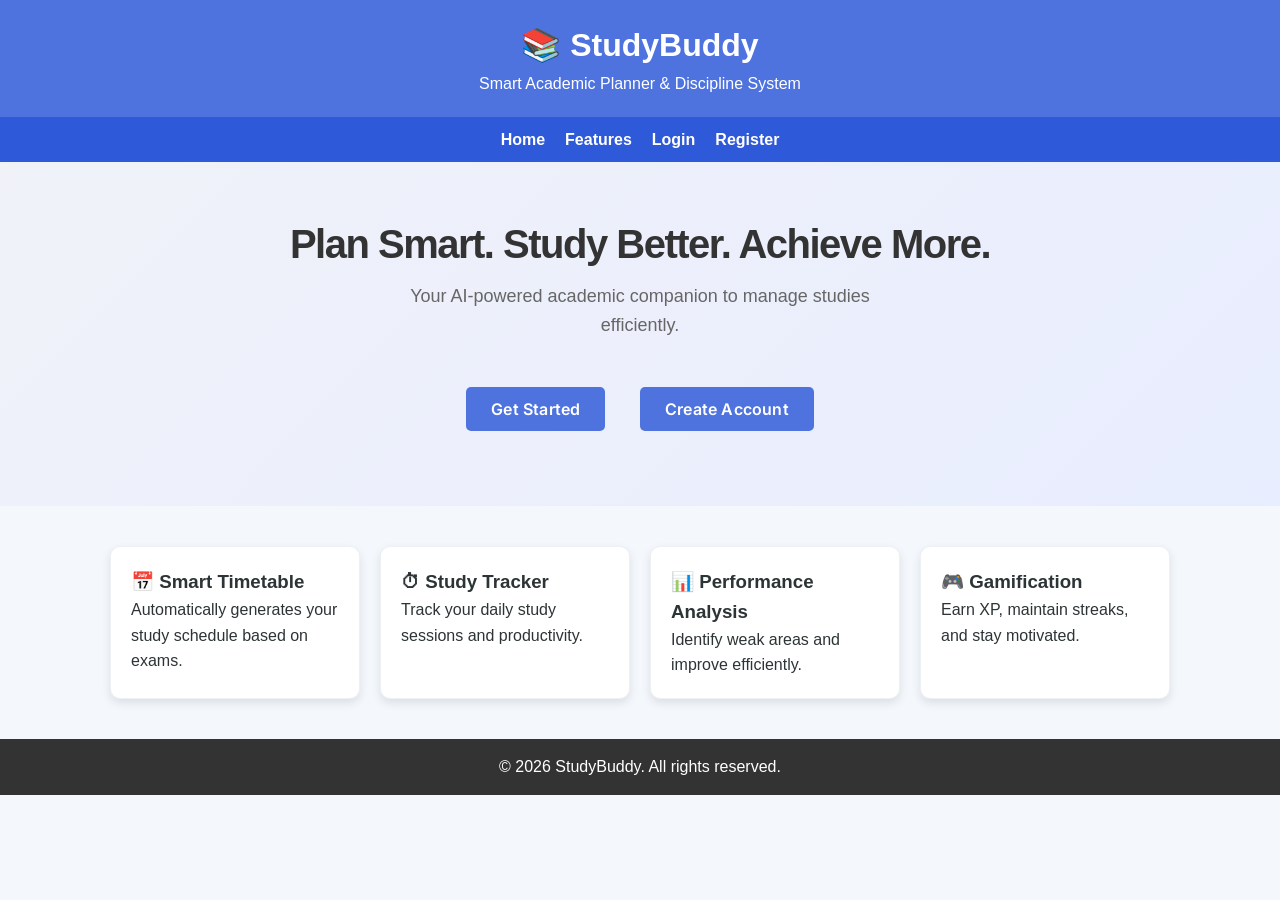
<file: frontend/index.html>
<!DOCTYPE html>
<html lang="en">
<head>
    <meta charset="UTF-8">
    <meta name="viewport" content="width=device-width, initial-scale=1.0">
    <title>StudyBuddy</title>

    <link rel="stylesheet" href="css/style.css">

    <style>
        body {
            margin: 0;
            font-family: Arial, sans-serif;
            background: #f4f7fb;
        }

        header {
            background: #4e73df;
            color: white;
            padding: 20px;
            text-align: center;
        }

        nav {
            display: flex;
            justify-content: center;
            gap: 20px;
            background: #2e59d9;
            padding: 10px;
        }

        nav a {
            color: white;
            text-decoration: none;
            font-weight: bold;
        }

        .hero {
            text-align: center;
            padding: 60px 20px;
        }

        .hero h1 {
            font-size: 40px;
            color: #333;
        }

        .hero p {
            font-size: 18px;
            color: #666;
        }

        .btn {
            margin: 15px;
            padding: 12px 25px;
            border: none;
            border-radius: 5px;
            background: #4e73df;
            color: white;
            font-size: 16px;
            cursor: pointer;
        }

        .btn:hover {
            background: #2e59d9;
        }

        .features {
            display: flex;
            justify-content: center;
            flex-wrap: wrap;
            gap: 20px;
            padding: 40px;
        }

        .card {
            background: white;
            padding: 20px;
            width: 250px;
            border-radius: 10px;
            box-shadow: 0 4px 10px rgba(0,0,0,0.1);
        }

        footer {
            text-align: center;
            padding: 15px;
            background: #333;
            color: white;
        }
    </style>
</head>

<body>

<header>
    <h1>📚 StudyBuddy</h1>
    <p>Smart Academic Planner & Discipline System</p>
</header>

<nav>
    <a href="#">Home</a>
    <a href="#features">Features</a>
    <a href="login.html">Login</a>
    <a href="register.html">Register</a>
</nav>

<section class="hero">
    <h1>Plan Smart. Study Better. Achieve More.</h1>
    <p>Your AI-powered academic companion to manage studies efficiently.</p>

    <button class="btn" onclick="goToLogin()">Get Started</button>
    <button class="btn" onclick="goToRegister()">Create Account</button>
</section>

<section id="features" class="features">

    <div class="card">
        <h3>📅 Smart Timetable</h3>
        <p>Automatically generates your study schedule based on exams.</p>
    </div>

    <div class="card">
        <h3>⏱ Study Tracker</h3>
        <p>Track your daily study sessions and productivity.</p>
    </div>

    <div class="card">
        <h3>📊 Performance Analysis</h3>
        <p>Identify weak areas and improve efficiently.</p>
    </div>

    <div class="card">
        <h3>🎮 Gamification</h3>
        <p>Earn XP, maintain streaks, and stay motivated.</p>
    </div>

</section>

<footer>
    <p>© 2026 StudyBuddy. All rights reserved.</p>
</footer>

<script>
    function goToLogin() {
        window.location.href = "login.html";
    }

    function goToRegister() {
        window.location.href = "register.html";
    }
</script>

</body>
</html>
</file>
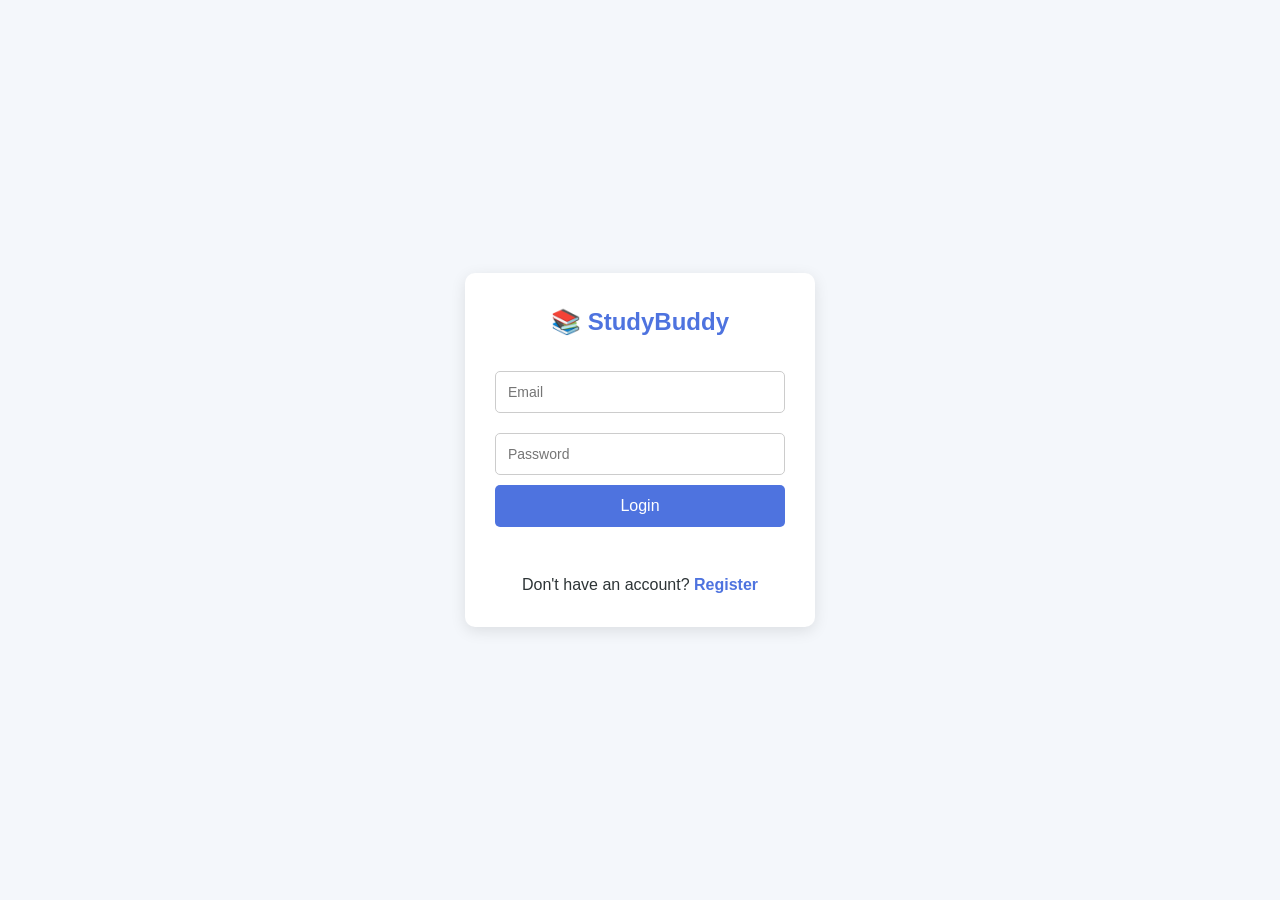
<file: frontend/ai_study.html>
<!DOCTYPE html>
<html lang="en">

<head>
    <meta charset="UTF-8">
    <meta name="viewport" content="width=device-width, initial-scale=1.0">
    <title>AI Study Assistant - StudyBuddy</title>
    <link rel="stylesheet" href="css/style.css">
    <style>
        /* ---- Page Grid ---- */
        .page-grid {
            display: grid;
            grid-template-columns: 1fr 1fr;
            gap: 20px;
            align-items: start;
        }

        @media (max-width: 960px) {
            .page-grid {
                grid-template-columns: 1fr;
            }
        }

        /* ---- AI Cards ---- */
        .ai-card {
            background: var(--surface);
            border-radius: var(--radius);
            box-shadow: var(--shadow-sm);
            border: 1px solid var(--border);
            overflow: hidden;
            transition: var(--transition);
        }

        .ai-card:hover {
            box-shadow: var(--shadow-md);
        }

        .ai-card-header {
            padding: 16px 20px;
            display: flex;
            align-items: center;
            gap: 12px;
            color: white;
        }

        .ai-card-header.blue {
            background: linear-gradient(135deg, #4e73df, #3b55c4);
        }

        .ai-card-header.green {
            background: linear-gradient(135deg, #1cc88a, #17a673);
        }

        .ai-card-header.purple {
            background: linear-gradient(135deg, #6f42c1, #5a32a3);
        }

        .ai-card-header.orange {
            background: linear-gradient(135deg, #fd7e14, #e06b10);
        }

        .ai-card-header .icon {
            font-size: 24px;
        }

        .ai-card-header h3 {
            margin: 0;
            font-size: 15px;
            font-weight: 700;
        }

        .ai-card-header p {
            margin: 3px 0 0;
            font-size: 11px;
            opacity: 0.85;
        }

        .ai-card-body {
            padding: 20px;
        }

        /* ---- Form inputs inside cards ---- */
        .ai-form-row {
            margin-bottom: 14px;
        }

        .ai-form-row label {
            display: block;
            font-size: 12px;
            font-weight: 600;
            color: var(--text-muted);
            margin-bottom: 5px;
            text-transform: uppercase;
            letter-spacing: 0.4px;
        }

        .ai-form-row input,
        .ai-form-row select,
        .ai-form-row textarea {
            width: 100%;
            padding: 10px 12px;
            border: 1.5px solid var(--border);
            border-radius: var(--radius-sm);
            font-family: 'Inter', sans-serif;
            font-size: 13px;
            transition: var(--transition);
            background: #fafbff;
        }

        .ai-form-row input:focus,
        .ai-form-row select:focus,
        .ai-form-row textarea:focus {
            outline: none;
            border-color: var(--primary);
            box-shadow: 0 0 0 3px rgba(78, 115, 223, 0.12);
            background: white;
        }

        .ai-form-row textarea {
            resize: vertical;
            min-height: 60px;
        }

        /* ---- Action buttons ---- */
        .ai-btn {
            width: 100%;
            padding: 12px;
            border: none;
            border-radius: var(--radius-sm);
            color: white;
            font-family: 'Inter', sans-serif;
            font-size: 14px;
            font-weight: 600;
            cursor: pointer;
            display: flex;
            align-items: center;
            justify-content: center;
            gap: 8px;
            transition: var(--transition);
            margin-bottom: 10px;
        }

        .ai-btn:active {
            transform: scale(0.98);
        }

        .ai-btn:disabled {
            opacity: 0.6;
            cursor: default;
        }

        .ai-btn.blue {
            background: linear-gradient(135deg, #4e73df, #3b55c4);
            box-shadow: 0 4px 14px rgba(78, 115, 223, 0.3);
        }

        .ai-btn.green {
            background: linear-gradient(135deg, #1cc88a, #17a673);
            box-shadow: 0 4px 14px rgba(28, 200, 138, 0.3);
        }

        .ai-btn.purple {
            background: linear-gradient(135deg, #6f42c1, #5a32a3);
            box-shadow: 0 4px 14px rgba(111, 66, 193, 0.3);
        }

        .ai-btn.orange {
            background: linear-gradient(135deg, #fd7e14, #e06b10);
            box-shadow: 0 4px 14px rgba(253, 126, 20, 0.3);
        }

        .ai-btn:hover:not(:disabled) {
            transform: translateY(-1px);
            filter: brightness(1.05);
        }

        /* ---- Output area ---- */
        .ai-output {
            background: #f8f9ff;
            border: 1px solid #e0e7ff;
            border-radius: var(--radius-sm);
            padding: 18px;
            font-size: 13px;
            line-height: 1.75;
            color: var(--text);
            min-height: 80px;
            max-height: 500px;
            overflow-y: auto;
        }

        .ai-output.empty {
            color: var(--text-muted);
            font-style: italic;
            display: flex;
            align-items: center;
            justify-content: center;
            min-height: 80px;
        }

        .ai-output h2,
        .ai-output h3,
        .ai-output h4 {
            color: var(--primary);
            margin: 14px 0 6px;
        }

        .ai-output h2 {
            font-size: 16px;
        }

        .ai-output h3 {
            font-size: 14px;
        }

        .ai-output h4 {
            font-size: 13px;
        }

        .ai-output strong {
            color: #333;
        }

        .ai-output ul,
        .ai-output ol {
            padding-left: 20px;
            margin: 6px 0;
        }

        .ai-output li {
            margin: 4px 0;
        }

        .ai-output table {
            border-collapse: collapse;
            width: 100%;
            margin: 10px 0;
            font-size: 12px;
        }

        .ai-output th {
            background: var(--primary);
            color: white;
            padding: 8px 10px;
            text-align: left;
            font-size: 11px;
        }

        .ai-output td {
            padding: 7px 10px;
            border-bottom: 1px solid #eee;
        }

        .ai-output tr:hover td {
            background: #f0f4ff;
        }

        .ai-output hr {
            border: none;
            border-top: 1px solid #e0e7ff;
            margin: 14px 0;
        }

        /* Status messages */
        .status-msg {
            font-size: 13px;
            color: var(--text-muted);
            margin-bottom: 8px;
            min-height: 18px;
        }

        .status-msg.error {
            color: var(--danger);
        }

        .status-msg.success {
            color: var(--accent);
        }

        /* Copy button */
        .copy-btn {
            background: none;
            border: 1px solid var(--primary);
            color: var(--primary);
            border-radius: 5px;
            padding: 4px 10px;
            font-size: 12px;
            cursor: pointer;
            float: right;
            margin-bottom: 6px;
            font-family: 'Inter', sans-serif;
            transition: var(--transition);
        }

        .copy-btn:hover {
            background: var(--primary);
            color: white;
        }

        /* Subject chips */
        .subject-chips {
            display: flex;
            flex-wrap: wrap;
            gap: 6px;
            margin-bottom: 10px;
        }

        .subject-chip {
            display: inline-flex;
            align-items: center;
            gap: 6px;
            background: var(--primary-light);
            color: var(--primary);
            padding: 5px 12px;
            border-radius: 20px;
            font-size: 12px;
            font-weight: 600;
            cursor: pointer;
            transition: var(--transition);
            border: 1.5px solid transparent;
        }

        .subject-chip:hover {
            border-color: var(--primary);
        }

        .subject-chip.selected {
            background: var(--primary);
            color: white;
            border-color: var(--primary);
        }

        .no-data {
            color: var(--text-muted);
            font-size: 13px;
            font-style: italic;
            padding: 8px 0;
        }
    </style>
</head>

<body>

    <div class="sidebar">
        <h2>📚 StudyBuddy</h2>
        <a href="dashboard.html">🏠 Dashboard</a>
        <a href="timetable.html">📅 Timetable</a>
        <a href="session.html">⏱ Study Session</a>
        <a href="alarm.html">⏰ Alarm</a>
        <a href="progress.html">📊 Progress</a>
        <a href="courses.html">📚 Courses</a>
        <a href="weak.html">⚠️ Weak Areas</a>
        <a href="gamification.html">🎮 Gamification</a>
        <a href="ai_study.html" class="active">🤖 AI Assistant</a>
        <a href="settings.html">⚙️ Settings</a>
        <a class="logout" onclick="logout()">🚪 Logout</a>
    </div>

    <div class="main">
        <h2 style="color: var(--primary); margin-bottom: 4px;">🤖 AI Study Assistant</h2>
        <p style="color: var(--text-muted); margin-bottom: 24px; font-size: 14px;">
            Powered by AI · Generate timetables, quizzes, explanations & study tips
        </p>

        <!-- API Configuration Bar (Hidden because it's now inbuilt) -->
        <div class="header animate-fade"
            style="display: none; margin-bottom: 24px; justify-content: space-between; align-items: center; background: #fff; padding: 15px 20px; border-radius: 12px; border: 1px solid var(--border);">
            <div style="display: flex; align-items: center; gap: 10px;">
                <span style="font-size: 24px;">🔑</span>
                <div>
                    <h4 style="margin:0; font-size: 14px;">OpenRouter API Configuration</h4>
                    <p style="margin:2px 0 0; font-size: 11px; color: var(--text-muted);">Enter your key to use AI
                        features</p>
                </div>
            </div>
            <div style="display: flex; gap: 10px; align-items: center;">
                <input type="password" id="openRouterKey" placeholder="sk-or-v1-..."
                    style="padding: 8px 12px; border: 1.5px solid var(--border); border-radius: 8px; font-size: 13px; width: 250px;">
                <button class="ai-btn blue" style="margin:0; padding: 8px 16px; width: auto;"
                    onclick="saveApiKey()">Save Key</button>
            </div>
        </div>

        <div class="page-grid">

            <!-- ========== COL 1 ========== -->
            <div>
                <!-- AI Study Tips -->
                <div class="ai-card animate-fade" style="margin-bottom: 20px;">
                    <div class="ai-card-header green">
                        <div class="icon">💡</div>
                        <div>
                            <h3>AI Study Tips</h3>
                            <p>Personalised tips based on your progress & weak areas</p>
                        </div>
                    </div>
                    <div class="ai-card-body">
                        <button class="ai-btn green" id="tipsBtn" onclick="generateTips()">
                            <span class="spinner" id="tipsSpinner" style="display:none"></span>
                            💡 Get Personalised Tips
                        </button>
                        <div class="status-msg" id="tipsStatus"></div>
                        <div style="overflow:hidden">
                            <button class="copy-btn" onclick="copyOutput('tipsOutput')">📋 Copy</button>
                        </div>
                        <div class="ai-output empty" id="tipsOutput">Click to get AI-powered study tips...</div>
                    </div>
                </div>

                <!-- AI Quiz Generator -->
                <div class="ai-card animate-fade">
                    <div class="ai-card-header purple">
                        <div class="icon">📝</div>
                        <div>
                            <h3>AI Quiz Generator</h3>
                            <p>Practice with AI-generated MCQ questions</p>
                        </div>
                    </div>
                    <div class="ai-card-body">
                        <div class="ai-form-row">
                            <label>📌 Select Subject</label>
                            <div class="subject-chips" id="quizSubjectChips">
                                <span class="no-data">Loading subjects...</span>
                            </div>
                        </div>
                        <div class="ai-form-row">
                            <label>📖 Topic <span style="font-weight:normal;color:#999">(optional)</span></label>
                            <input type="text" id="quizTopic" placeholder="e.g. Thermodynamics, Calculus">
                        </div>
                        <div class="ai-form-row">
                            <label>🎯 Difficulty</label>
                            <select id="quizDifficulty">
                                <option value="Easy">Easy</option>
                                <option value="Medium" selected>Medium</option>
                                <option value="Hard">Hard</option>
                            </select>
                        </div>
                        <button class="ai-btn purple" id="quizBtn" onclick="generateQuiz()">
                            <span class="spinner" id="quizSpinner" style="display:none"></span>
                            📝 Generate Quiz
                        </button>
                        <div class="status-msg" id="quizStatus"></div>
                        <div style="overflow:hidden">
                            <button class="copy-btn" onclick="copyOutput('quizOutput')">📋 Copy</button>
                        </div>
                        <div class="ai-output empty" id="quizOutput">Select a subject and click Generate Quiz...</div>
                    </div>
                </div>
            </div>

            <!-- ========== COL 2 ========== -->
            <div>
                <!-- AI Timetable Generator -->
                <div class="ai-card animate-fade" style="margin-bottom: 20px;">
                    <div class="ai-card-header blue">
                        <div class="icon">📅</div>
                        <div>
                            <h3>AI Study Timetable</h3>
                            <p>Generate a personalised weekly schedule with AI</p>
                        </div>
                    </div>
                    <div class="ai-card-body">
                        <button class="ai-btn blue" id="ttBtn" onclick="generateTimetable()">
                            <span class="spinner" id="ttSpinner" style="display:none"></span>
                            ✨ Generate AI Timetable
                        </button>
                        <div class="status-msg" id="ttStatus"></div>
                        <div style="overflow:hidden">
                            <button class="copy-btn" onclick="copyOutput('ttOutput')">📋 Copy</button>
                        </div>
                        <div class="ai-output empty" id="ttOutput">Click to generate your personalised AI timetable...
                        </div>
                    </div>
                </div>

                <!-- AI Topic Explainer -->
                <div class="ai-card animate-fade">
                    <div class="ai-card-header orange">
                        <div class="icon">🔍</div>
                        <div>
                            <h3>AI Topic Explainer</h3>
                            <p>Get a detailed, clear explanation of any concept</p>
                        </div>
                    </div>
                    <div class="ai-card-body">
                        <div class="ai-form-row">
                            <label>📚 Subject</label>
                            <input type="text" id="explainSubject" placeholder="e.g. Physics, Mathematics">
                        </div>
                        <div class="ai-form-row">
                            <label>📖 Topic to Explain</label>
                            <input type="text" id="explainTopic"
                                placeholder="e.g. Newton's Third Law, Integration by Parts">
                        </div>
                        <button class="ai-btn orange" id="explainBtn" onclick="generateExplanation()">
                            <span class="spinner" id="explainSpinner" style="display:none"></span>
                            🔍 Explain This Topic
                        </button>
                        <div class="status-msg" id="explainStatus"></div>
                        <div style="overflow:hidden">
                            <button class="copy-btn" onclick="copyOutput('explainOutput')">📋 Copy</button>
                        </div>
                        <div class="ai-output empty" id="explainOutput">Enter a subject and topic, then click Explain...
                        </div>
                    </div>
                </div>
            </div>

        </div>
    </div>

    <script src="js/api.js"></script>
    <script>
        requireAuth();

        const BASE = BASE_URL;
        const token = () => localStorage.getItem("token");
        let allSubjects = [];
        let selectedQuizSubject = "";

        // =============================================
        // KEY MANAGEMENT
        // =============================================
        function saveApiKey() {
            const key = document.getElementById("openRouterKey").value.trim();
            if (key) {
                localStorage.setItem("openRouterKey", key);
                alert("✅ API Key saved locally!");
            } else {
                localStorage.removeItem("openRouterKey");
                alert("🗑 API Key cleared. System will use default server key.");
            }
        }

        function getApiKey() {
            return localStorage.getItem("openRouterKey") || "";
        }

        // Initialize key in input
        document.getElementById("openRouterKey").value = getApiKey();

        // =============================================
        // LOAD SUBJECTS
        // =============================================
        async function loadSubjects() {
            try {
                const res = await fetch(BASE + "/api/subjects/", {
                    headers: { "Authorization": "Bearer " + token() }
                });
                if (res.status === 401) { localStorage.clear(); window.location.href = "login.html"; return; }
                if (res.ok) {
                    allSubjects = await res.json();
                } else {
                    allSubjects = [];
                }
            } catch (e) {
                allSubjects = [];
            }
            renderQuizChips();
        }

        function renderQuizChips() {
            const el = document.getElementById("quizSubjectChips");
            if (!allSubjects.length) {
                el.innerHTML = '<span class="no-data">No subjects found. Add subjects during registration.</span>';
                return;
            }
            el.innerHTML = allSubjects.map(s =>
                `<span class="subject-chip" onclick="selectQuizSubject(this, '${s.name}')">${s.name}</span>`
            ).join("");
        }

        function selectQuizSubject(chip, name) {
            document.querySelectorAll("#quizSubjectChips .subject-chip").forEach(c => c.classList.remove("selected"));
            chip.classList.add("selected");
            selectedQuizSubject = name;
        }

        // =============================================
        // AI HELPERS
        // =============================================
        async function aiPost(endpoint, body) {
            try {
                const headers = {
                    "Content-Type": "application/json",
                    "Authorization": "Bearer " + token()
                };

                const res = await fetch(BASE + endpoint, {
                    method: "POST",
                    headers: headers,
                    body: JSON.stringify(body)
                });

                const json = await res.json();
                json._ok = res.ok;

                // If 401 but NOT from OpenRouter, it's a JWT session error
                if (res.status === 401 && !json.message?.includes("OpenRouter")) {
                    localStorage.clear();
                    window.location.href = "login.html";
                }
                return json;
            } catch (e) {
                return { _ok: false, message: "Network error: " + e.message };
            }
        }

        // =============================================
        // MARKDOWN RENDERER
        // =============================================
        function renderMarkdown(text) {
            return text
                .replace(/^### (.+)$/gm, "<h4>$1</h4>")
                .replace(/^## (.+)$/gm, "<h3>$1</h3>")
                .replace(/^# (.+)$/gm, "<h2>$1</h2>")
                .replace(/\*\*(.+?)\*\*/g, "<strong>$1</strong>")
                .replace(/\*(.+?)\*/g, "<em>$1</em>")
                .replace(/^[-•] (.+)$/gm, "<li>$1</li>")
                .replace(/(<li>.*<\/li>\s*)+/g, m => `<ul>${m}</ul>`)
                .replace(/^\d+\. (.+)$/gm, "<li>$1</li>")
                .replace(/^---$/gm, "<hr>")
                .replace(/\n\n/g, "<br><br>")
                .replace(/\|(.+)\|\n\|[-| :]+\|\n((?:\|.+\|\n?)+)/g, (_, header, rows) => {
                    const th = header.split("|").filter(c => c.trim()).map(c => `<th>${c.trim()}</th>`).join("");
                    const trs = rows.trim().split("\n").map(row => {
                        const tds = row.split("|").filter(c => c.trim()).map(c => `<td>${c.trim()}</td>`).join("");
                        return `<tr>${tds}</tr>`;
                    }).join("");
                    return `<table><tr>${th}</tr>${trs}</table>`;
                });
        }

        function setLoading(btnId, spinnerId, loading) {
            document.getElementById(btnId).disabled = loading;
            document.getElementById(spinnerId).style.display = loading ? "inline-block" : "none";
        }

        // =============================================
        // GENERATE AI TIMETABLE
        // =============================================
        async function generateTimetable() {
            setLoading("ttBtn", "ttSpinner", true);
            const s = document.getElementById("ttStatus");
            s.className = "status-msg"; s.innerText = "🤖 AI is building your personalised timetable...";

            const res = await aiPost("/api/ai/timetable", {});
            setLoading("ttBtn", "ttSpinner", false);
            const out = document.getElementById("ttOutput");

            if (res._ok && res.result) {
                out.className = "ai-output"; out.innerHTML = renderMarkdown(res.result);
                s.className = "status-msg success"; s.innerText = "✅ Timetable generated!";
            } else {
                out.className = "ai-output empty"; out.innerHTML = res.message || "Failed to generate.";
                s.className = "status-msg error"; s.innerText = "❌ " + (res.message || "Error");
            }
        }

        // =============================================
        // GENERATE AI TIPS
        // =============================================
        async function generateTips() {
            setLoading("tipsBtn", "tipsSpinner", true);
            const s = document.getElementById("tipsStatus");
            s.className = "status-msg"; s.innerText = "🤖 Crafting your personalised tips...";

            const res = await aiPost("/api/ai/tips", {});
            setLoading("tipsBtn", "tipsSpinner", false);
            const out = document.getElementById("tipsOutput");

            if (res._ok && res.result) {
                out.className = "ai-output"; out.innerHTML = renderMarkdown(res.result);
                s.className = "status-msg success"; s.innerText = "✅ Tips generated!";
            } else {
                out.className = "ai-output empty"; out.innerHTML = res.message || "Failed to generate.";
                s.className = "status-msg error"; s.innerText = "❌ " + (res.message || "Error");
            }
        }

        // =============================================
        // GENERATE AI QUIZ
        // =============================================
        async function generateQuiz() {
            if (!selectedQuizSubject) {
                alert("Please select a subject first.");
                return;
            }
            setLoading("quizBtn", "quizSpinner", true);
            const s = document.getElementById("quizStatus");
            s.className = "status-msg"; s.innerText = "🤖 Generating quiz questions...";

            const res = await aiPost("/api/ai/quiz", {
                subject: selectedQuizSubject,
                topic: document.getElementById("quizTopic").value.trim(),
                difficulty: document.getElementById("quizDifficulty").value,
                num_questions: 5
            });
            setLoading("quizBtn", "quizSpinner", false);
            const out = document.getElementById("quizOutput");

            if (res._ok && res.result) {
                out.className = "ai-output"; out.innerHTML = renderMarkdown(res.result);
                s.className = "status-msg success"; s.innerText = "✅ Quiz generated!";
            } else {
                out.className = "ai-output empty"; out.innerHTML = res.message || "Failed to generate.";
                s.className = "status-msg error"; s.innerText = "❌ " + (res.message || "Error");
            }
        }

        // =============================================
        // GENERATE AI EXPLANATION
        // =============================================
        async function generateExplanation() {
            const subject = document.getElementById("explainSubject").value.trim();
            const topic = document.getElementById("explainTopic").value.trim();

            if (!subject || !topic) {
                alert("Please enter both a subject and a topic.");
                return;
            }

            setLoading("explainBtn", "explainSpinner", true);
            const s = document.getElementById("explainStatus");
            s.className = "status-msg"; s.innerText = "🤖 Preparing explanation...";

            const res = await aiPost("/api/ai/explain", { subject, topic });
            setLoading("explainBtn", "explainSpinner", false);
            const out = document.getElementById("explainOutput");

            if (res._ok && res.result) {
                out.className = "ai-output"; out.innerHTML = renderMarkdown(res.result);
                s.className = "status-msg success"; s.innerText = "✅ Explanation ready!";
            } else {
                out.className = "ai-output empty"; out.innerHTML = res.message || "Failed to generate.";
                s.className = "status-msg error"; s.innerText = "❌ " + (res.message || "Error");
            }
        }

        function copyOutput(id) {
            navigator.clipboard.writeText(document.getElementById(id).innerText)
                .then(() => alert("Copied to clipboard!"));
        }

        // Init
        loadSubjects();
    </script>

</body>

</html>
</file>
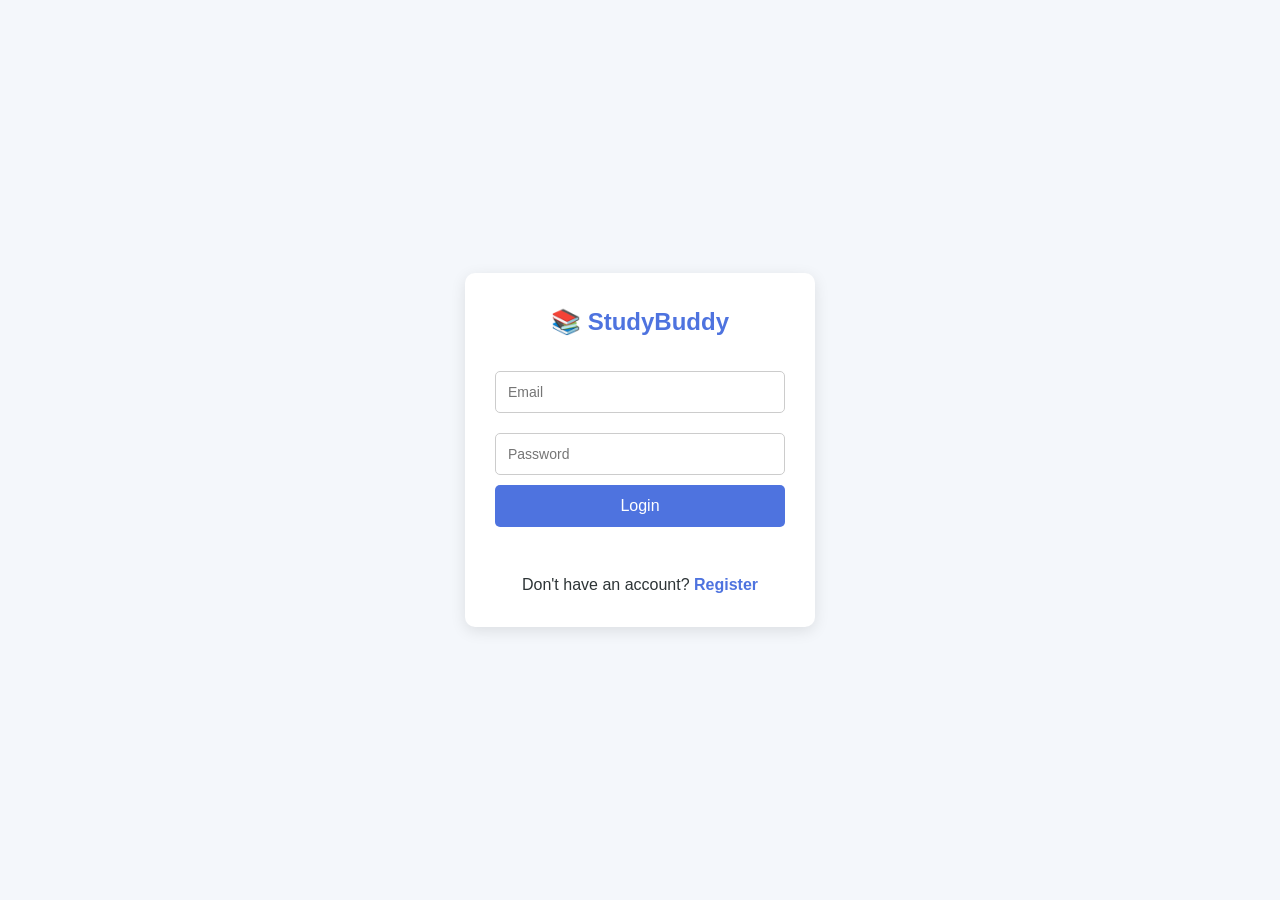
<file: frontend/alarm.html>
<!DOCTYPE html>
<html lang="en">

<head>
    <meta charset="UTF-8">
    <meta name="viewport" content="width=device-width, initial-scale=1.0">
    <title>Study Alarm - StudyBuddy</title>
    <link rel="stylesheet" href="css/style.css">
    <style>
        .page-header {
            margin-bottom: 24px;
        }

        .page-header h2 {
            color: var(--primary);
            margin: 0;
        }

        .page-header p {
            color: var(--text-muted);
            font-size: 14px;
            margin: 4px 0 0;
        }

        .alarm-container {
            display: grid;
            grid-template-columns: 1fr 1fr;
            gap: 24px;
            max-width: 900px;
        }

        @media (max-width: 860px) {
            .alarm-container {
                grid-template-columns: 1fr;
            }
        }

        .alarm-card {
            background: var(--surface);
            padding: 30px;
            border-radius: var(--radius);
            box-shadow: var(--shadow-sm);
            border: 1px solid var(--border);
            display: flex;
            flex-direction: column;
            align-items: center;
        }

        .clock-display {
            font-size: 56px;
            font-weight: 800;
            color: var(--primary);
            font-variant-numeric: tabular-nums;
            margin: 20px 0;
            text-shadow: 0 4px 12px rgba(78, 115, 223, 0.15);
        }

        .alarm-form {
            width: 100%;
        }

        .form-group {
            margin-bottom: 16px;
        }

        label {
            display: block;
            font-size: 11px;
            font-weight: 700;
            color: var(--text-muted);
            text-transform: uppercase;
            letter-spacing: 0.5px;
            margin-bottom: 6px;
        }

        input[type="time"] {
            width: 100%;
            padding: 12px;
            border: 1.5px solid var(--border);
            border-radius: var(--radius-sm);
            font-size: 20px;
            font-family: 'Inter', sans-serif;
            color: var(--text);
            background: #fafbff;
        }

        input[type="text"] {
            width: 100%;
            padding: 12px;
            border: 1.5px solid var(--border);
            border-radius: var(--radius-sm);
            font-size: 14px;
            font-family: 'Inter', sans-serif;
        }

        .btn-set {
            width: 100%;
            padding: 14px;
            background: linear-gradient(135deg, var(--primary), var(--primary-dark));
            color: white;
            border: none;
            border-radius: var(--radius-sm);
            font-size: 15px;
            font-weight: 700;
            cursor: pointer;
            transition: var(--transition);
            box-shadow: 0 4px 14px rgba(78, 115, 223, 0.3);
        }

        .btn-set:hover {
            transform: translateY(-1px);
            box-shadow: 0 6px 20px rgba(78, 115, 223, 0.4);
        }

        .sound-badge {
            margin-top: 14px;
            font-size: 12px;
            color: var(--text-muted);
            padding: 6px 14px;
            background: #f0f4ff;
            border-radius: 20px;
            display: flex;
            align-items: center;
            gap: 6px;
        }

        .alarm-list-card {
            background: var(--surface);
            border-radius: var(--radius);
            box-shadow: var(--shadow-sm);
            border: 1px solid var(--border);
            overflow: hidden;
        }

        .list-header {
            padding: 16px 24px;
            background: #f8f9fc;
            border-bottom: 1px solid var(--border);
            display: flex;
            justify-content: space-between;
            align-items: center;
        }

        .list-header h4 {
            margin: 0;
            color: var(--text);
            font-size: 14px;
        }

        .btn-clear {
            background: none;
            border: none;
            color: var(--danger);
            font-size: 12px;
            font-weight: 600;
            cursor: pointer;
        }

        .alarms-scroll {
            max-height: 400px;
            overflow-y: auto;
        }

        .alarm-item {
            padding: 16px 24px;
            display: flex;
            justify-content: space-between;
            align-items: center;
            border-bottom: 1px solid #f0f2f5;
        }

        .alarm-item:last-child {
            border-bottom: none;
        }

        .alarm-info h5 {
            margin: 0;
            font-size: 18px;
            color: var(--primary);
        }

        .alarm-info p {
            margin: 2px 0 0;
            font-size: 12px;
            color: var(--text-muted);
        }

        .btn-remove {
            width: 32px;
            height: 32px;
            display: flex;
            align-items: center;
            justify-content: center;
            border-radius: 50%;
            background: #fff0f0;
            color: var(--danger);
            border: none;
            cursor: pointer;
            transition: var(--transition);
        }

        .btn-remove:hover {
            background: var(--danger);
            color: white;
        }

        .empty-alarms {
            text-align: center;
            padding: 40px;
            color: var(--text-muted);
            font-size: 13px;
        }

        /* Animation when alarm fires */
        @keyframes pulse {
            0% {
                transform: scale(1);
            }

            50% {
                transform: scale(1.05);
            }

            100% {
                transform: scale(1);
            }
        }

        .ringing {
            animation: pulse 0.5s infinite;
            color: var(--danger) !important;
        }
    </style>
</head>

<body>

    <div class="sidebar">
        <h2>📚 StudyBuddy</h2>
        <a href="dashboard.html">🏠 Dashboard</a>
        <a href="timetable.html">📅 Timetable</a>
        <a href="session.html">⏱ Study Session</a>
        <a href="alarm.html" class="active">⏰ Alarm</a>
        <a href="progress.html">📊 Progress</a>
        <a href="courses.html">📚 My Subjects</a>
        <a href="weak.html">⚠️ Weak Areas</a>
        <a href="gamification.html">🎮 Gamification</a>
        <a href="ai_study.html">🤖 AI Assistant</a>
        <a href="settings.html">⚙️ Settings</a>
        <a class="logout" onclick="logout()">🚪 Logout</a>
    </div>

    <div class="main">
        <div class="page-header animate-fade">
            <h2>⏰ Study Alarm</h2>
            <p>Stay on track with personalized reminders</p>
        </div>

        <div class="alarm-container">
            <!-- Set Alarm Card -->
            <div class="alarm-card animate-fade">
                <div class="clock-display" id="currentTime">--:--:--</div>

                <div class="alarm-form">
                    <div class="form-group">
                        <label>Target Time</label>
                        <input type="time" id="alarmTime">
                    </div>
                    <div class="form-group">
                        <label>Remainder Label</label>
                        <input type="text" id="alarmLabel" placeholder="e.g. Start Thermodynamics">
                    </div>
                    <button class="btn-set" onclick="setAlarm()">🔔 Set Alarm</button>

                    <div class="sound-badge">
                        <span>🔊 Active Sound:</span>
                        <strong id="activeSoundName">Default Bell</strong>
                    </div>
                </div>
                <div id="statusMsg" style="margin-top: 15px; font-size: 13px;"></div>
            </div>

            <!-- Active Alarms Card -->
            <div class="alarm-list-card animate-fade" style="animation-delay: 0.1s">
                <div class="list-header">
                    <h4>Active Reminders</h4>
                    <button class="btn-clear" onclick="clearAllAlarms()">Clear All</button>
                </div>
                <div class="alarms-scroll" id="alarmsList">
                    <div class="empty-alarms">No active alarms set.</div>
                </div>
            </div>
        </div>
    </div>

    <script src="js/api.js"></script>
    <script>
        requireAuth();

        let alarms = JSON.parse(localStorage.getItem("studyAlarms") || "[]");
        let activeSound = "default";

        async function fetchSettings() {
            const data = await getProfile();
            if (data && data._ok) {
                activeSound = data.alarm_sound || "default";
                document.getElementById("activeSoundName").innerText = activeSound.charAt(0).toUpperCase() + activeSound.slice(1);
            }
        }

        function updateClock() {
            const now = new Date();
            const h = String(now.getHours()).padStart(2, '0');
            const m = String(now.getMinutes()).padStart(2, '0');
            const s = String(now.getSeconds()).padStart(2, '0');
            const clockEl = document.getElementById("currentTime");
            clockEl.innerText = `${h}:${m}:${s}`;

            const hm = `${h}:${m}`;
            let fired = false;

            alarms.forEach((a, idx) => {
                if (a.time === hm && !a.fired) {
                    a.fired = true;
                    fired = true;
                    clockEl.classList.add("ringing");

                    // Play actual sound using SoundManager
                    SoundManager.play(activeSound, true);

                    // Show stop button if it doesn't exist
                    if (!document.getElementById("stopAlarmBtn")) {
                        const stopBtn = document.createElement("button");
                        stopBtn.id = "stopAlarmBtn";
                        stopBtn.className = "btn-set";
                        stopBtn.style.background = "var(--danger)";
                        stopBtn.style.marginTop = "10px";
                        stopBtn.innerText = "🛑 Stop Alarm";
                        stopBtn.onclick = stopAlarm;
                        document.querySelector(".alarm-form").appendChild(stopBtn);
                    }

                    setTimeout(() => {
                        alert(`⏰ STUDY ALARM!\n\n${a.label || 'Time to study!'}`);
                    }, 100);
                }
            });

            if (fired) {
                localStorage.setItem("studyAlarms", JSON.stringify(alarms));
                renderAlarms();
            }
        }

        function stopAlarm() {
            const clockEl = document.getElementById("currentTime");
            clockEl.classList.remove("ringing");
            SoundManager.stop();
            const stopBtn = document.getElementById("stopAlarmBtn");
            if (stopBtn) stopBtn.remove();
        }

        setInterval(updateClock, 1000);
        updateClock();

        function setAlarm() {
            const time = document.getElementById("alarmTime").value;
            const label = document.getElementById("alarmLabel").value.trim();
            const msg = document.getElementById("statusMsg");

            if (!time) {
                msg.style.color = "var(--danger)";
                msg.innerText = "Please select a time.";
                return;
            }

            alarms.push({ time, label, fired: false });
            localStorage.setItem("studyAlarms", JSON.stringify(alarms));
            renderAlarms();

            msg.style.color = "var(--accent)";
            msg.innerText = "✅ Alarm set successfully!";
            document.getElementById("alarmTime").value = "";
            document.getElementById("alarmLabel").value = "";
            setTimeout(() => msg.innerText = "", 3000);
        }

        function removeAlarm(idx) {
            alarms.splice(idx, 1);
            localStorage.setItem("studyAlarms", JSON.stringify(alarms));
            renderAlarms();
        }

        function clearAllAlarms() {
            if (!confirm("Clear all alarms?")) return;
            alarms = [];
            localStorage.setItem("studyAlarms", JSON.stringify(alarms));
            renderAlarms();
        }

        function renderAlarms() {
            const container = document.getElementById("alarmsList");
            if (alarms.length === 0) {
                container.innerHTML = '<div class="empty-alarms">No active alarms set.</div>';
                return;
            }

            container.innerHTML = alarms.map((a, i) => `
                <div class="alarm-item">
                    <div class="alarm-info">
                        <h5>${a.time} ${a.fired ? '✅' : ''}</h5>
                        <p>${a.label || 'Study Session'}</p>
                    </div>
                    <button class="btn-remove" onclick="removeAlarm(${i})">✕</button>
                </div>
            `).join("");
        }

        fetchSettings();
        renderAlarms();
    </script>
</body>

</html>
</file>
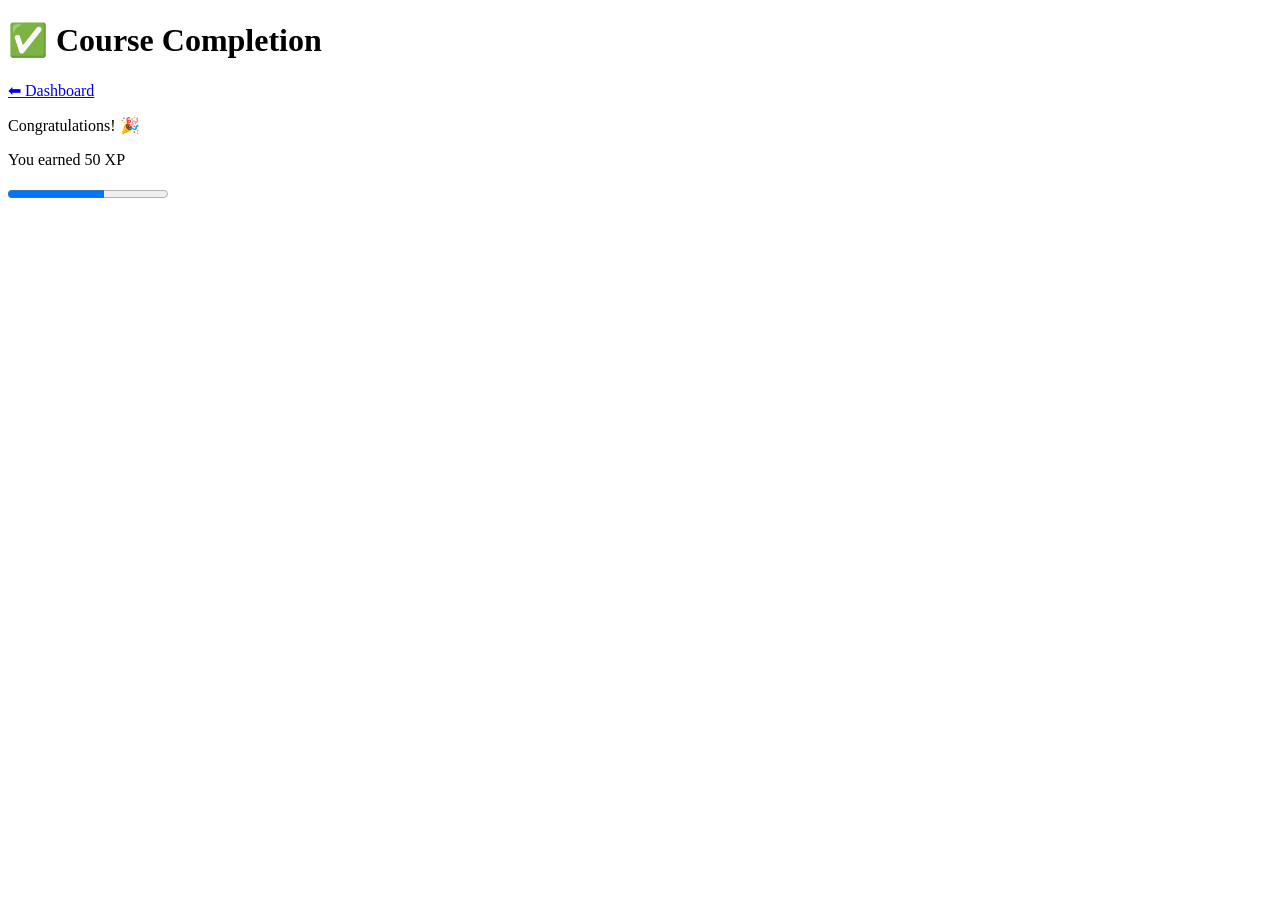
<file: frontend/completion.html>
<!DOCTYPE html>
<html lang="en">
<head>
    <meta charset="UTF-8">
    <title>Completion</title>
</head>
<body>

<h1>✅ Course Completion</h1>

<a href="gamification.html">⬅ Dashboard</a>

<p>Congratulations! 🎉</p>
<p>You earned 50 XP</p>

<progress value="60" max="100"></progress>

</body>
</html>
</file>
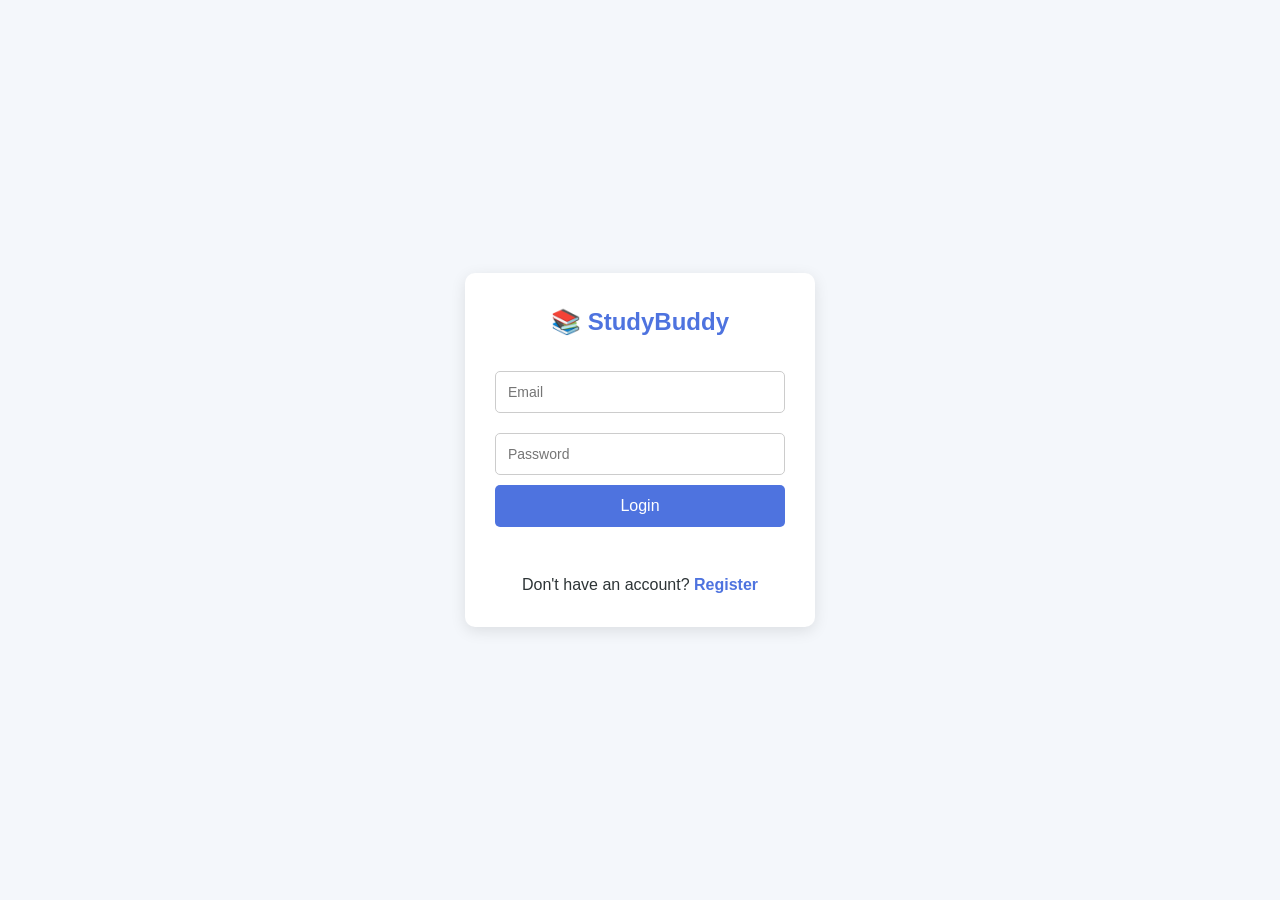
<file: frontend/courses.html>
<!DOCTYPE html>
<html lang="en">

<head>
    <meta charset="UTF-8">
    <meta name="viewport" content="width=device-width, initial-scale=1.0">
    <title>My Subjects - StudyBuddy</title>
    <link rel="stylesheet" href="css/style.css">
    <style>
        .page-header {
            display: flex;
            justify-content: space-between;
            align-items: center;
            margin-bottom: 24px;
        }

        /* Add subject form */
        .add-form {
            background: var(--surface);
            padding: 20px;
            border-radius: var(--radius);
            box-shadow: var(--shadow-sm);
            border: 1px solid var(--border);
            margin-bottom: 24px;
        }

        .add-form h3 {
            color: var(--primary);
            margin-bottom: 14px;
            font-size: 15px;
        }

        .form-row {
            display: grid;
            grid-template-columns: 2fr 1fr 1fr 1fr 1fr auto;
            gap: 10px;
            align-items: end;
        }

        @media (max-width: 960px) {
            .form-row {
                grid-template-columns: 1fr 1fr;
            }
        }

        .form-col label {
            display: block;
            font-size: 11px;
            font-weight: 600;
            color: var(--text-muted);
            text-transform: uppercase;
            letter-spacing: 0.4px;
            margin-bottom: 4px;
        }

        .form-col input,
        .form-col select {
            width: 100%;
            padding: 9px 10px;
            border: 1.5px solid var(--border);
            border-radius: var(--radius-sm);
            font-family: 'Inter', sans-serif;
            font-size: 13px;
            transition: var(--transition);
            background: #fafbff;
        }

        .form-col input:focus,
        .form-col select:focus {
            outline: none;
            border-color: var(--primary);
            box-shadow: 0 0 0 3px rgba(78, 115, 223, 0.12);
        }

        .btn-add {
            padding: 9px 18px;
            background: linear-gradient(135deg, var(--accent), var(--accent-dark));
            color: white;
            border: none;
            border-radius: var(--radius-sm);
            font-family: 'Inter', sans-serif;
            font-size: 13px;
            font-weight: 600;
            cursor: pointer;
            transition: var(--transition);
            white-space: nowrap;
        }

        .btn-add:hover {
            transform: translateY(-1px);
            box-shadow: 0 4px 12px rgba(28, 200, 138, 0.3);
        }

        /* Subject cards */
        .subjects-grid {
            display: grid;
            grid-template-columns: repeat(auto-fill, minmax(340px, 1fr));
            gap: 20px;
        }

        .subject-card {
            background: var(--surface);
            border-radius: var(--radius);
            box-shadow: var(--shadow-sm);
            border: 1px solid var(--border);
            overflow: hidden;
            transition: var(--transition);
        }

        .subject-card:hover {
            box-shadow: var(--shadow-md);
        }

        .subject-card-header {
            padding: 16px 20px;
            background: linear-gradient(135deg, var(--primary), var(--primary-dark));
            color: white;
            display: flex;
            justify-content: space-between;
            align-items: center;
        }

        .subject-card-header h3 {
            margin: 0;
            font-size: 16px;
            font-weight: 700;
        }

        .subject-card-header .badges {
            display: flex;
            gap: 6px;
        }

        .subject-card-header .s-badge {
            padding: 3px 8px;
            border-radius: 12px;
            font-size: 10px;
            font-weight: 600;
            background: rgba(255, 255, 255, 0.2);
        }

        .subject-card-body {
            padding: 16px 20px;
        }

        .subject-meta {
            display: grid;
            grid-template-columns: 1fr 1fr;
            gap: 8px;
            margin-bottom: 14px;
            font-size: 12px;
            color: var(--text-muted);
        }

        .subject-meta span {
            display: flex;
            align-items: center;
            gap: 4px;
        }

        /* Progress bar */
        .progress-bar {
            height: 8px;
            background: #e9ecef;
            border-radius: 4px;
            overflow: hidden;
            margin-bottom: 6px;
        }

        .progress-fill {
            height: 100%;
            border-radius: 4px;
            background: linear-gradient(90deg, var(--accent), #36d399);
            transition: width 0.5s ease;
        }

        .progress-text {
            font-size: 11px;
            color: var(--text-muted);
            margin-bottom: 12px;
        }

        /* Syllabus panel */
        .syllabus-panel h4 {
            font-size: 13px;
            color: var(--primary);
            margin-bottom: 8px;
            font-weight: 600;
        }

        .topic-list {
            list-style: none;
            padding: 0;
            margin: 0 0 10px;
            max-height: 200px;
            overflow-y: auto;
        }

        .topic-item {
            display: flex;
            align-items: center;
            gap: 8px;
            padding: 7px 0;
            border-bottom: 1px solid #f0f2f5;
            font-size: 13px;
        }

        .topic-item:last-child {
            border-bottom: none;
        }

        .topic-item input[type="checkbox"] {
            accent-color: var(--accent);
            width: 16px;
            height: 16px;
            cursor: pointer;
        }

        .topic-item.done .topic-name {
            text-decoration: line-through;
            color: #aaa;
        }

        .topic-name {
            flex: 1;
        }

        .topic-del {
            background: none;
            border: none;
            color: #ccc;
            cursor: pointer;
            font-size: 14px;
            transition: var(--transition);
        }

        .topic-del:hover {
            color: var(--danger);
        }

        .add-topic-row {
            display: flex;
            gap: 6px;
        }

        .add-topic-row input {
            flex: 1;
            padding: 7px 10px;
            border: 1.5px solid var(--border);
            border-radius: var(--radius-sm);
            font-family: 'Inter', sans-serif;
            font-size: 12px;
        }

        .add-topic-row input:focus {
            outline: none;
            border-color: var(--primary);
        }

        .add-topic-row button {
            padding: 7px 12px;
            background: var(--primary);
            color: white;
            border: none;
            border-radius: var(--radius-sm);
            font-size: 12px;
            font-weight: 600;
            cursor: pointer;
        }

        /* Delete subject button */
        .subject-card-footer {
            padding: 10px 20px;
            border-top: 1px solid var(--border);
            text-align: right;
        }

        .btn-del-subject {
            background: none;
            border: 1px solid var(--danger);
            color: var(--danger);
            padding: 5px 12px;
            border-radius: 5px;
            font-size: 11px;
            font-weight: 600;
            cursor: pointer;
            transition: var(--transition);
        }

        .btn-del-subject:hover {
            background: var(--danger);
            color: white;
        }

        .empty-state {
            text-align: center;
            padding: 60px 20px;
            color: var(--text-muted);
        }

        .empty-state .icon {
            font-size: 48px;
            margin-bottom: 12px;
        }
    </style>
</head>

<body>

    <div class="sidebar">
        <h2>📚 StudyBuddy</h2>
        <a href="dashboard.html">🏠 Dashboard</a>
        <a href="timetable.html">📅 Timetable</a>
        <a href="session.html">⏱ Study Session</a>
        <a href="alarm.html">⏰ Alarm</a>
        <a href="progress.html">📊 Progress</a>
        <a href="courses.html" class="active">📚 My Subjects</a>
        <a href="weak.html">⚠️ Weak Areas</a>
        <a href="gamification.html">🎮 Gamification</a>
        <a href="ai_study.html">🤖 AI Assistant</a>
        <a href="settings.html">⚙️ Settings</a>
        <a class="logout" onclick="logout()">🚪 Logout</a>
    </div>

    <div class="main">
        <div class="page-header">
            <div>
                <h2 style="color:var(--primary);margin:0">📚 My Subjects</h2>
                <p style="color:var(--text-muted);font-size:13px;margin-top:2px">Manage subjects, track syllabus
                    completion</p>
            </div>
        </div>

        <!-- Add Subject Form -->
        <div class="add-form animate-fade">
            <h3>➕ Add New Subject</h3>
            <div class="form-row">
                <div class="form-col">
                    <label>Subject Name</label>
                    <input type="text" id="subName" placeholder="e.g. Physics">
                </div>
                <div class="form-col">
                    <label>Difficulty</label>
                    <select id="subDiff">
                        <option value="Low">Low</option>
                        <option value="Medium" selected>Medium</option>
                        <option value="High">High</option>
                    </select>
                </div>
                <div class="form-col">
                    <label>Frequency</label>
                    <input type="number" id="subFreq" min="1" max="10" value="1" placeholder="1">
                </div>
                <div class="form-col">
                    <label>Exam Date</label>
                    <input type="date" id="subExam">
                </div>
                <div class="form-col">
                    <label>Study Goal</label>
                    <input type="text" id="subGoal" placeholder="e.g. 2 hrs/day">
                </div>
                <div class="form-col" style="display:flex;align-items:flex-end">
                    <button class="btn-add" onclick="addNewSubject()">+ Add</button>
                </div>
            </div>
        </div>

        <!-- Subjects Grid -->
        <div class="subjects-grid" id="subjectsGrid">
            <div class="empty-state">
                <div class="icon">📭</div>
                <p>Loading subjects...</p>
            </div>
        </div>
    </div>

    <script src="js/api.js"></script>
    <script>
        requireAuth();

        let allSubjects = [];

        // =====================================
        // LOAD ALL SUBJECTS
        // =====================================
        async function loadSubjects() {
            const data = await getSubjects();
            if (!data || !Array.isArray(data)) {
                allSubjects = [];
            } else {
                allSubjects = data;
            }
            renderSubjects();
        }

        // =====================================
        // RENDER SUBJECT CARDS
        // =====================================
        function renderSubjects() {
            const grid = document.getElementById("subjectsGrid");

            if (!allSubjects.length) {
                grid.innerHTML = `
                    <div class="empty-state" style="grid-column:1/-1">
                        <div class="icon">📭</div>
                        <p>No subjects yet. Add your first subject above!</p>
                    </div>`;
                return;
            }

            grid.innerHTML = allSubjects.map(s => `
                <div class="subject-card animate-fade" id="card-${s.id}">
                    <div class="subject-card-header">
                        <h3>${s.name}</h3>
                        <div class="badges">
                            <span class="s-badge">${s.difficulty || 'Medium'}</span>
                            <span class="s-badge">×${s.frequency || 1}</span>
                        </div>
                    </div>
                    <div class="subject-card-body">
                        <div class="subject-meta">
                            <span>📅 Exam: ${s.exam_date || 'Not set'}</span>
                            <span>🎯 Goal: ${s.study_goal || 'None'}</span>
                        </div>
                        <div class="progress-bar"><div class="progress-fill" id="pbar-${s.id}" style="width:0%"></div></div>
                        <div class="progress-text" id="ptext-${s.id}">Loading syllabus...</div>
                        <div class="syllabus-panel">
                            <h4>📖 Syllabus Topics</h4>
                            <ul class="topic-list" id="topics-${s.id}"></ul>
                            <div class="add-topic-row">
                                <input type="text" id="newTopic-${s.id}" placeholder="Add a topic...">
                                <button onclick="addNewTopic(${s.id})">+ Add</button>
                            </div>
                        </div>
                    </div>
                    <div class="subject-card-footer">
                        <button class="btn-del-subject" onclick="deleteSubj(${s.id}, '${s.name}')">🗑 Delete Subject</button>
                    </div>
                </div>
            `).join("");

            // Load syllabus for each subject
            allSubjects.forEach(s => loadSyllabus(s.id));
        }

        // =====================================
        // LOAD SYLLABUS FOR A SUBJECT
        // =====================================
        async function loadSyllabus(subjectId) {
            const data = await getSyllabus(subjectId);
            if (!data) return;

            const list = document.getElementById("topics-" + subjectId);
            const pbar = document.getElementById("pbar-" + subjectId);
            const ptext = document.getElementById("ptext-" + subjectId);

            if (!data.topics || !data.topics.length) {
                list.innerHTML = '<li class="topic-item" style="color:var(--text-muted);font-style:italic">No topics yet</li>';
                pbar.style.width = "0%";
                ptext.innerText = "0 / 0 topics completed (0%)";
                return;
            }

            list.innerHTML = data.topics.map(t => `
                <li class="topic-item ${t.completed ? 'done' : ''}">
                    <input type="checkbox" ${t.completed ? 'checked' : ''} onchange="toggleT(${t.id}, ${subjectId})">
                    <span class="topic-name">${t.topic_name}</span>
                    <button class="topic-del" onclick="deleteT(${t.id}, ${subjectId})">✕</button>
                </li>
            `).join("");

            pbar.style.width = data.percent + "%";
            ptext.innerText = `${data.completed} / ${data.total} topics completed (${data.percent}%)`;
        }

        // =====================================
        // ADD SUBJECT
        // =====================================
        async function addNewSubject() {
            const name = document.getElementById("subName").value.trim();
            if (!name) { alert("Please enter a subject name."); return; }

            const res = await addSubject({
                name,
                difficulty: document.getElementById("subDiff").value,
                frequency: parseInt(document.getElementById("subFreq").value) || 1,
                exam_date: document.getElementById("subExam").value || null,
                study_goal: document.getElementById("subGoal").value.trim() || null
            });

            if (res._ok) {
                document.getElementById("subName").value = "";
                document.getElementById("subGoal").value = "";
                loadSubjects();
            } else {
                alert(res.message || "Failed to add subject.");
            }
        }

        // =====================================
        // DELETE SUBJECT
        // =====================================
        async function deleteSubj(id, name) {
            if (!confirm(`Delete "${name}" and all its topics?`)) return;
            const ok = await deleteSubject(id);
            if (ok || ok._ok !== false) {
                loadSubjects();
            }
        }

        // =====================================
        // ADD / TOGGLE / DELETE TOPIC
        // =====================================
        async function addNewTopic(subjectId) {
            const input = document.getElementById("newTopic-" + subjectId);
            const name = input.value.trim();
            if (!name) return;
            await addTopic(subjectId, name);
            input.value = "";
            loadSyllabus(subjectId);
        }

        async function toggleT(topicId, subjectId) {
            await toggleTopic(topicId);
            loadSyllabus(subjectId);
        }

        async function deleteT(topicId, subjectId) {
            await deleteTopic(topicId);
            loadSyllabus(subjectId);
        }

        loadSubjects();
    </script>

</body>

</html>
</file>
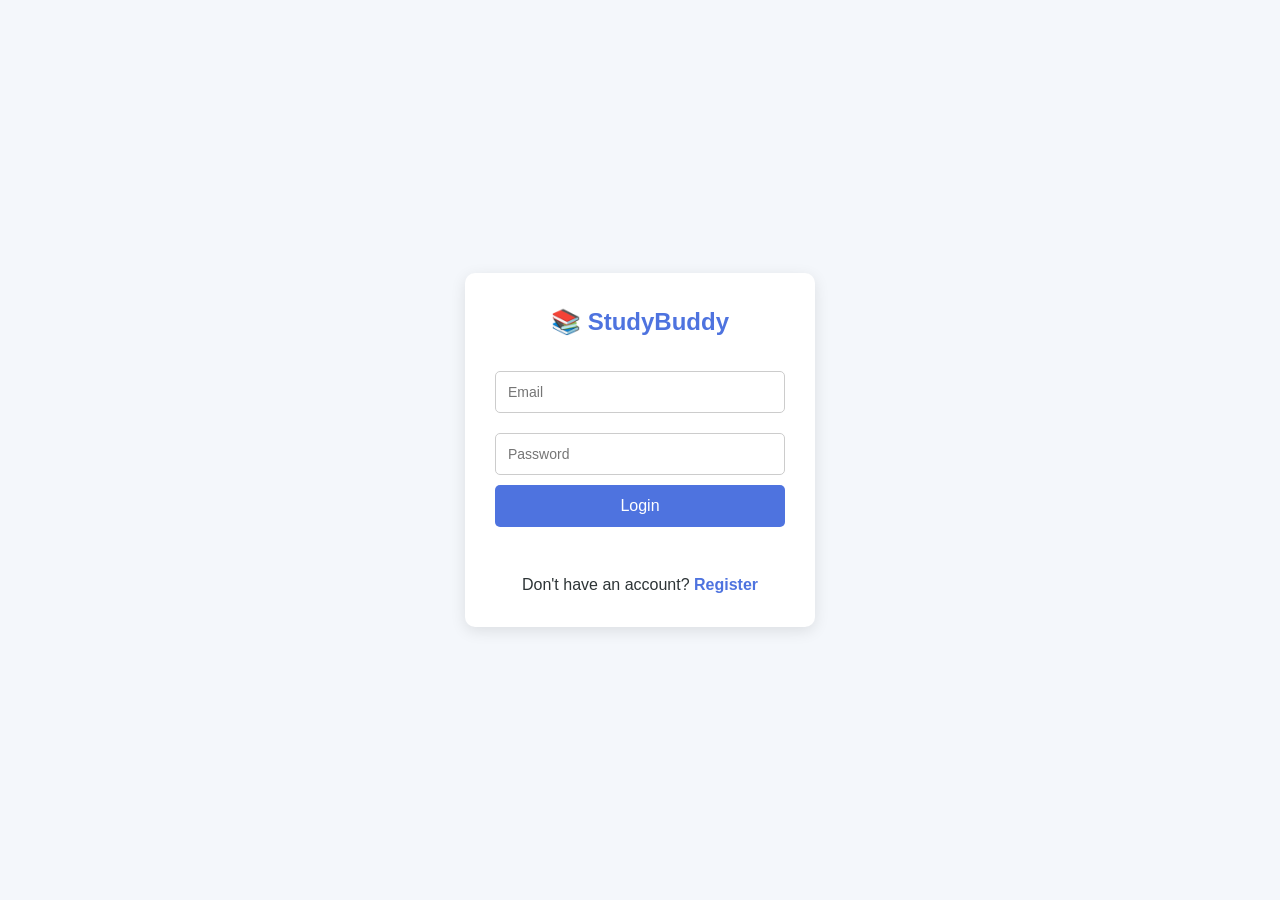
<file: frontend/dashboard.html>
<!DOCTYPE html>
<html lang="en">

<head>
    <meta charset="UTF-8">
    <meta name="viewport" content="width=device-width, initial-scale=1.0">
    <title>Dashboard - StudyBuddy</title>
    <link rel="stylesheet" href="css/style.css">
    <style>
        .header {
            background: var(--surface);
            padding: 20px 24px;
            border-radius: var(--radius);
            margin-bottom: 24px;
            box-shadow: var(--shadow-sm);
            border: 1px solid var(--border);
            display: flex;
            justify-content: space-between;
            align-items: center;
        }

        .header-profile {
            display: flex;
            align-items: center;
            gap: 14px;
        }

        .header-avatar {
            width: 48px;
            height: 48px;
            background: linear-gradient(135deg, var(--primary), var(--primary-dark));
            color: white;
            border-radius: 50%;
            display: flex;
            align-items: center;
            justify-content: center;
            font-size: 20px;
            font-weight: 700;
            overflow: hidden;
            box-shadow: 0 4px 10px rgba(78, 115, 223, 0.2);
        }

        .header-avatar img {
            width: 100%;
            height: 100%;
            object-fit: cover;
        }

        .header-info h2 {
            margin: 0;
            font-size: 18px;
            color: var(--text);
        }

        .header-info p {
            margin: 2px 0 0;
            font-size: 13px;
            color: var(--text-muted);
        }

        .header-stats {
            display: flex;
            gap: 20px;
        }

        .header-stat-item {
            text-align: right;
        }

        .header-stat-item label {
            display: block;
            font-size: 11px;
            color: var(--text-muted);
            text-transform: uppercase;
            letter-spacing: 0.5px;
            margin-bottom: 2px;
        }

        .header-stat-item span {
            font-weight: 700;
            color: var(--primary);
            font-size: 15px;
        }

        .level-progress-container {
            width: 100%;
            height: 8px;
            background: rgba(0, 0, 0, 0.05);
            border-radius: 4px;
            margin-top: 8px;
            overflow: hidden;
            position: relative;
        }

        .level-progress-bar {
            height: 100%;
            background: linear-gradient(90deg, var(--primary), var(--accent));
            width: 0%;
            transition: width 1s ease-out;
            border-radius: 4px;
        }

        .level-label {
            display: flex;
            justify-content: space-between;
            align-items: center;
            font-size: 11px;
            color: var(--text-muted);
            margin-top: 4px;
        }

        .cards {
            display: grid;
            grid-template-columns: repeat(auto-fit, minmax(240px, 1fr));
            gap: 20px;
            margin-bottom: 24px;
        }

        .card {
            background: var(--surface);
            padding: 24px;
            border-radius: var(--radius);
            box-shadow: var(--shadow-sm);
            border: 1px solid var(--border);
            transition: var(--transition);
            position: relative;
            overflow: hidden;
        }

        .card:hover {
            box-shadow: var(--shadow-md);
            transform: translateY(-2px);
        }

        .card::before {
            content: '';
            position: absolute;
            top: 0;
            left: 0;
            width: 4px;
            height: 100%;
            background: var(--primary);
        }

        .card.accent::before {
            background: var(--accent);
        }

        .card.warning::before {
            background: var(--warning);
        }

        .card.danger::before {
            background: var(--danger);
        }

        .card h3 {
            margin: 0 0 12px;
            color: var(--text-muted);
            font-size: 12px;
            text-transform: uppercase;
            letter-spacing: 1px;
            font-weight: 600;
        }

        .card .value {
            margin: 0;
            font-size: 28px;
            font-weight: 800;
            color: var(--text);
        }

        .card .sub-value {
            font-size: 12px;
            color: var(--text-muted);
            margin-top: 4px;
        }

        .stress-badge {
            display: inline-block;
            padding: 4px 12px;
            border-radius: 20px;
            font-size: 12px;
            font-weight: 700;
            color: white;
            text-transform: uppercase;
        }

        .stress-Low {
            background: var(--accent);
        }

        .stress-Medium {
            background: var(--warning);
            color: #856404;
        }

        .stress-High {
            background: var(--danger);
        }

        .dashboard-grid {
            display: grid;
            grid-template-columns: 2fr 1fr;
            gap: 20px;
        }

        @media (max-width: 1024px) {
            .dashboard-grid {
                grid-template-columns: 1fr;
            }
        }

        .section-card {
            background: var(--surface);
            padding: 24px;
            border-radius: var(--radius);
            box-shadow: var(--shadow-sm);
            border: 1px solid var(--border);
        }

        .section-header {
            display: flex;
            justify-content: space-between;
            align-items: center;
            margin-bottom: 20px;
        }

        .section-header h3 {
            margin: 0;
            font-size: 16px;
            font-weight: 700;
            color: var(--primary);
        }

        .btn-gen {
            padding: 8px 16px;
            background: linear-gradient(135deg, var(--primary), var(--primary-dark));
            color: white;
            border: none;
            border-radius: var(--radius-sm);
            cursor: pointer;
            font-size: 13px;
            font-weight: 600;
            transition: var(--transition);
        }

        .btn-gen:hover:not(:disabled) {
            transform: translateY(-1px);
            box-shadow: 0 4px 10px rgba(78, 115, 223, 0.3);
        }

        .table-container {
            overflow-x: auto;
        }

        table {
            width: 100%;
            border-collapse: collapse;
        }

        th {
            text-align: left;
            padding: 12px 16px;
            background: #f8f9fc;
            color: var(--text-muted);
            font-size: 11px;
            text-transform: uppercase;
            letter-spacing: 0.5px;
            border-bottom: 2px solid var(--border);
        }

        td {
            padding: 14px 16px;
            border-bottom: 1px solid var(--border);
            font-size: 14px;
            color: var(--text);
        }

        tr:last-child td {
            border-bottom: none;
        }

        .empty-state {
            text-align: center;
            padding: 40px 20px;
            color: var(--text-muted);
        }

        .loading-spinner {
            display: inline-block;
            width: 16px;
            height: 16px;
            border: 2px solid rgba(255, 255, 255, 0.3);
            border-radius: 50%;
            border-top-color: #fff;
            animation: spin 1s ease-in-out infinite;
            margin-right: 8px;
        }

        @keyframes spin {
            to {
                transform: rotate(360deg);
            }
        }
    </style>
</head>

<body>

    <div class="sidebar">
        <h2>📚 StudyBuddy</h2>
        <a href="dashboard.html" class="active">🏠 Dashboard</a>
        <a href="timetable.html">📅 Timetable</a>
        <a href="session.html">⏱ Study Session</a>
        <a href="alarm.html">⏰ Alarm</a>
        <a href="progress.html">📊 Progress</a>
        <a href="courses.html">📚 My Subjects</a>
        <a href="weak.html">⚠️ Weak Areas</a>
        <a href="gamification.html">🎮 Gamification</a>
        <a href="ai_study.html">🤖 AI Assistant</a>
        <a href="settings.html">⚙️ Settings</a>
        <a class="logout" onclick="logout()">🚪 Logout</a>
    </div>

    <div class="main">
        <div class="header animate-fade">
            <div class="header-profile">
                <div class="header-avatar" id="headerAvatar">?</div>
                <div class="header-info">
                    <h2 id="welcomeText">Welcome, Student 👋</h2>
                    <div style="width: 250px;">
                        <div class="level-progress-container">
                            <div class="level-progress-bar" id="levelBar"></div>
                        </div>
                        <div class="level-label">
                            <span id="levelLabel">Level 1</span>
                            <span id="xpLabel">0 / 100 XP</span>
                        </div>
                    </div>
                </div>
            </div>
            <div class="header-stats">
                <div class="header-stat-item">
                    <label>Level</label>
                    <span id="levelText">—</span>
                </div>
                <div class="header-stat-item">
                    <label>Total XP</label>
                    <span id="xpText">—</span>
                </div>
                <div class="header-stat-item">
                    <label>Current Streak</label>
                    <span id="streakText">—</span>
                </div>
            </div>
        </div>

        <div class="cards">
            <div class="card animate-fade">
                <h3>📅 Study Hours</h3>
                <p class="value" id="studyHours">—</p>
                <p class="sub-value">Total time focused</p>
            </div>
            <div class="card accent animate-fade" style="animation-delay: 0.1s">
                <h3>📊 Preparation</h3>
                <p class="value" id="prepPercent">—</p>
                <p class="sub-value">Syllabus completion</p>
            </div>
            <div class="card warning animate-fade" style="animation-delay: 0.2s">
                <h3>🧠 Stress Level</h3>
                <div id="stressValue" style="margin-top: 8px">—</div>
                <p class="sub-value">Based on workload</p>
            </div>
            <div class="card danger animate-fade" style="animation-delay: 0.3s">
                <h3>📝 Sessions</h3>
                <p class="value" id="sessionsText">—</p>
                <p class="sub-value">Sessions completed</p>
            </div>
        </div>

        <div class="dashboard-grid">
            <div class="section-card animate-fade">
                <div class="section-header">
                    <h3>📅 Today's Study Plan</h3>
                    <button class="btn-gen" id="genBtn" onclick="generatePlan()">
                        <span id="genBtnContent">Generate Timetable</span>
                    </button>
                </div>
                <div class="table-container" id="planContainer">
                    <div class="empty-state">
                        <p>No timetable yet. Click "Generate Timetable" to create your personalized plan.</p>
                    </div>
                </div>
            </div>

            <div class="section-card animate-fade">
                <div class="section-header">
                    <h3>📢 Quick Tips</h3>
                </div>
                <div id="tipsContainer">
                    <div class="card" style="margin-bottom: 12px; padding: 16px; border-left: 4px solid var(--accent);">
                        <p style="font-size: 13px; margin: 0;"><strong>Active Recall:</strong> Test yourself frequently
                            rather than just re-reading notes.</p>
                    </div>
                    <div class="card"
                        style="margin-bottom: 12px; padding: 16px; border-left: 4px solid var(--primary);">
                        <p style="font-size: 13px; margin: 0;"><strong>Spaced Repetition:</strong> Review material at
                            increasing intervals to improve long-term retention.</p>
                    </div>
                    <div class="card" style="padding: 16px; border-left: 4px solid var(--warning);">
                        <p style="font-size: 13px; margin: 0;"><strong>Pomodoro:</strong> Use 25-minute focus blocks
                            with 5-minute breaks to maintain focus.</p>
                    </div>
                </div>
            </div>
        </div>
    </div>

    <script src="js/api.js"></script>
    <script>
        requireAuth();

        async function loadDashboard() {
            const data = await getDashboardData();
            if (!data || !data._ok) {
                const container = document.getElementById("planContainer");
                if (container) container.innerHTML = '<p style="color:red;padding:20px;text-align:center">Connection Error: Could not reach backend server.</p>';
                return;
            }

            // Header profile info
            document.getElementById("welcomeText").innerText = `Welcome, ${data.name || 'Student'} 👋`;
            const avatar = document.getElementById("headerAvatar");
            if (data.profile_photo) {
                avatar.innerHTML = `<img src="${BASE_URL}${data.profile_photo}" alt="Avatar">`;
            } else {
                avatar.innerText = (data.name || 'S')[0].toUpperCase();
            }

            // Header stats
            const level = data.level || 1;
            const xp = data.xp || 0;
            const nextLevelXp = 100; // Based on GamificationEngine.LEVEL_UP_XP
            const progress = (xp / nextLevelXp) * 100;

            document.getElementById("levelText").innerText = level;
            document.getElementById("xpText").innerText = xp;
            document.getElementById("streakText").innerText = (data.streak || 0) + " Days";

            document.getElementById("levelBar").style.width = `${progress}%`;
            document.getElementById("levelLabel").innerText = `Level ${level}`;
            document.getElementById("xpLabel").innerText = `${Math.round(xp)} / ${nextLevelXp} XP`;

            // Cards
            document.getElementById("studyHours").innerText = (data.total_study_hours || 0) + " Hrs";
            document.getElementById("prepPercent").innerText = (data.preparation_percent || 0) + "%";
            document.getElementById("sessionsText").innerText = data.total_sessions || 0;

            const stress = data.stress_level || "Low";
            document.getElementById("stressValue").innerHTML = `<span class="stress-badge stress-${stress}">${stress}</span>`;

            loadTimetableData();
        }

        async function generatePlan() {
            const btn = document.getElementById("genBtn");
            const content = document.getElementById("genBtnContent");
            btn.disabled = true;
            content.innerHTML = '<span class="loading-spinner"></span> Generating...';

            const res = await generateTimetable();
            if (res && res._ok) {
                await loadTimetableData();
            } else {
                alert(res.message || "Failed to generate timetable. Have you added subjects?");
            }
            btn.disabled = false;
            content.innerText = "Generate Timetable";
        }

        async function loadTimetableData() {
            const schedule = await getTimetable();
            const container = document.getElementById("planContainer");

            const today = new Date().toISOString().split('T')[0];
            const entries = schedule[today] || [];

            if (entries.length === 0) {
                container.innerHTML = `
                    <div class="empty-state">
                        <p>No study sessions planned for today.</p>
                    </div>`;
                return;
            }

            let html = `
                <table>
                    <thead>
                        <tr>
                            <th>Subject</th>
                            <th>Time Allocated</th>
                        </tr>
                    </thead>
                    <tbody>`;

            entries.forEach(e => {
                html += `
                    <tr>
                        <td><strong>${e.subject}</strong></td>
                        <td>${e.planned_hours} Hours</td>
                    </tr>`;
            });

            html += `</tbody></table>`;
            container.innerHTML = html;
        }

        loadDashboard();
    </script>

</body>

</html>
</file>
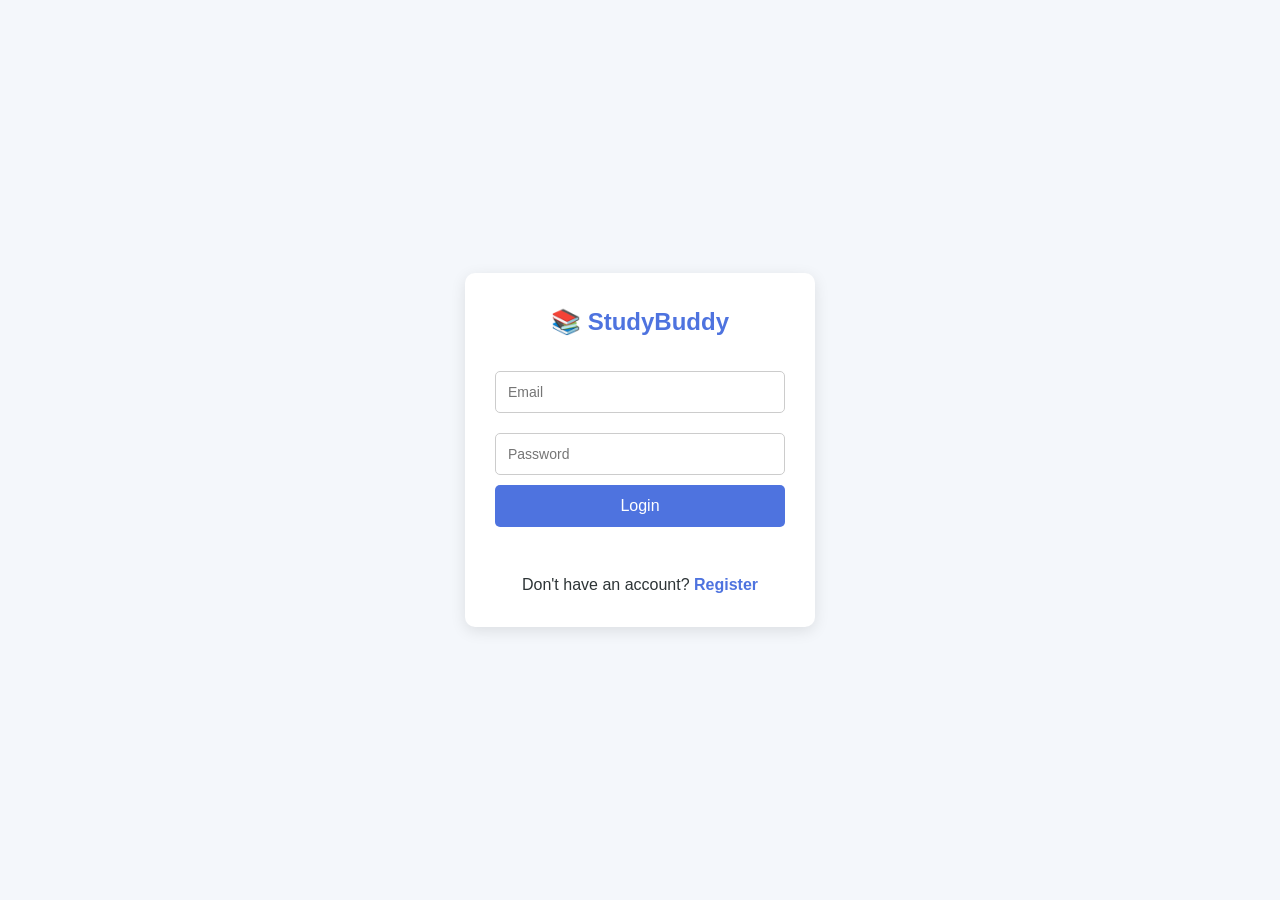
<file: frontend/gamification.html>
<!DOCTYPE html>
<html lang="en">

<head>
    <meta charset="UTF-8">
    <meta name="viewport" content="width=device-width, initial-scale=1.0">
    <title>Gamification - StudyBuddy</title>
    <style>
        * {
            box-sizing: border-box;
        }

        body {
            margin: 0;
            font-family: Arial, sans-serif;
            background: #f4f7fb;
        }

        .sidebar {
            width: 220px;
            height: 100vh;
            background: #4e73df;
            color: white;
            position: fixed;
            padding-top: 20px;
        }

        .sidebar h2 {
            text-align: center;
            margin-bottom: 30px;
            font-size: 18px;
        }

        .sidebar a {
            display: block;
            padding: 12px 20px;
            color: white;
            text-decoration: none;
            font-size: 14px;
        }

        .sidebar a:hover,
        .sidebar a.active {
            background: #2e59d9;
        }

        .logout {
            cursor: pointer;
        }

        .main {
            margin-left: 220px;
            padding: 24px;
        }

        h2 {
            color: #4e73df;
            margin-bottom: 20px;
        }

        .gamif-grid {
            display: grid;
            grid-template-columns: repeat(auto-fill, minmax(220px, 1fr));
            gap: 20px;
            margin-bottom: 24px;
        }

        .gcard {
            background: white;
            padding: 24px;
            border-radius: 10px;
            box-shadow: 0 3px 10px rgba(0, 0, 0, 0.1);
            text-align: center;
        }

        .gcard .icon {
            font-size: 36px;
            margin-bottom: 8px;
        }

        .gcard .label {
            font-size: 13px;
            color: #777;
        }

        .gcard .value {
            font-size: 30px;
            font-weight: bold;
            color: #4e73df;
            margin: 4px 0;
        }

        /* Level badge */
        .level-ring {
            width: 90px;
            height: 90px;
            border-radius: 50%;
            border: 6px solid #4e73df;
            display: flex;
            flex-direction: column;
            align-items: center;
            justify-content: center;
            margin: 0 auto 10px;
        }

        .level-ring .lvl-num {
            font-size: 28px;
            font-weight: bold;
            color: #4e73df;
            line-height: 1;
        }

        .level-ring .lvl-lbl {
            font-size: 10px;
            color: #999;
            text-transform: uppercase;
        }

        /* XP bar */
        .xp-section {
            background: white;
            padding: 20px;
            border-radius: 10px;
            box-shadow: 0 3px 10px rgba(0, 0, 0, 0.1);
            margin-bottom: 20px;
        }

        .xp-section h3 {
            margin: 0 0 10px;
            color: #4e73df;
        }

        .xp-bar-wrap {
            background: #eee;
            border-radius: 6px;
            height: 12px;
        }

        .xp-bar-fill {
            height: 12px;
            background: linear-gradient(90deg, #4e73df, #6f9cff);
            border-radius: 6px;
            transition: width 0.5s;
        }

        .xp-labels {
            display: flex;
            justify-content: space-between;
            font-size: 12px;
            color: #888;
            margin-top: 5px;
        }

        /* Badges */
        .badges-section {
            background: white;
            padding: 20px;
            border-radius: 10px;
            box-shadow: 0 3px 10px rgba(0, 0, 0, 0.1);
        }

        .badges-section h3 {
            margin: 0 0 14px;
            color: #4e73df;
        }

        .badges-row {
            display: flex;
            gap: 14px;
            flex-wrap: wrap;
        }

        .badge-item {
            text-align: center;
            background: #f0f4ff;
            border-radius: 10px;
            padding: 14px 18px;
            min-width: 80px;
        }

        .badge-item .bi {
            font-size: 26px;
        }

        .badge-item .bname {
            font-size: 11px;
            color: #555;
            margin-top: 4px;
        }

        .badge-item.locked {
            opacity: 0.35;
            filter: grayscale(1);
        }
    </style>
</head>

<body>

    <div class="sidebar">
        <h2>📚 StudyBuddy</h2>
        <a href="dashboard.html">🏠 Dashboard</a>
        <a href="timetable.html">📅 Timetable</a>
        <a href="session.html">⏱ Study Session</a>
        <a href="progress.html">📊 Progress</a>
        <a href="courses.html">📚 Courses</a>
        <a href="weak.html">⚠️ Weak Areas</a>
        <a href="gamification.html" class="active">🎮 Gamification</a>
        <a href="ai_study.html">🤖 AI Assistant</a>
        <a href="settings.html">⚙️ Settings</a>
        <a class="logout" onclick="logout()">🚪 Logout</a>
    </div>

    <div class="main">
        <h2>🎮 Gamification Dashboard</h2>

        <div class="gamif-grid">
            <div class="gcard">
                <div class="level-ring">
                    <div class="lvl-num" id="level">—</div>
                    <div class="lvl-lbl">Level</div>
                </div>
                <div class="label">Current Level</div>
            </div>
            <div class="gcard">
                <div class="icon">⭐</div>
                <div class="value" id="xp">—</div>
                <div class="label">XP Earned</div>
            </div>
            <div class="gcard">
                <div class="icon">🔥</div>
                <div class="value" id="streak">—</div>
                <div class="label">Day Streak</div>
            </div>
            <div class="gcard">
                <div class="icon">📝</div>
                <div class="value" id="sessions">—</div>
                <div class="label">Sessions Completed</div>
            </div>
        </div>

        <div class="xp-section">
            <h3>⭐ XP Progress to Next Level</h3>
            <div class="xp-bar-wrap">
                <div class="xp-bar-fill" id="xpBar" style="width: 0%"></div>
            </div>
            <div class="xp-labels">
                <span id="xpCurrent">0 XP</span>
                <span id="xpNext">100 XP to next level</span>
            </div>
        </div>

        <div class="badges-section">
            <h3>🏅 Badges</h3>
            <div class="badges-row" id="badgesRow">
                <!-- Rendered dynamically -->
            </div>
        </div>
    </div>

    <script src="js/api.js"></script>
    <script>
        requireAuth();

        const BADGES = [
            { icon: "🌟", name: "First Session", minSessions: 1 },
            { icon: "🔥", name: "3-Day Streak", minStreak: 3 },
            { icon: "💪", name: "10 Sessions", minSessions: 10 },
            { icon: "🏆", name: "Level 5", minLevel: 5 },
            { icon: "📚", name: "50 Sessions", minSessions: 50 },
            { icon: "⚡", name: "7-Day Streak", minStreak: 7 }
        ];

        async function loadGamification() {
            const data = await getDashboardData();
            if (!data._ok) return;

            const level = data.level ?? 1;
            const xp = data.xp ?? 0;
            const streak = data.streak ?? 0;
            const sessions = data.total_sessions ?? 0;

            document.getElementById("level").innerText = level;
            document.getElementById("xp").innerText = xp;
            document.getElementById("streak").innerText = streak + " days";
            document.getElementById("sessions").innerText = sessions;

            // XP bar: each level needs level*100 XP
            const xpThisLevel = level * 100;
            const xpInLevel = xp % xpThisLevel;
            const pct = Math.min(Math.round((xpInLevel / xpThisLevel) * 100), 100);
            document.getElementById("xpBar").style.width = pct + "%";
            document.getElementById("xpCurrent").innerText = xpInLevel + " XP";
            document.getElementById("xpNext").innerText = (xpThisLevel - xpInLevel) + " XP to next level";

            // Badges
            const row = document.getElementById("badgesRow");
            row.innerHTML = BADGES.map(b => {
                const earned =
                    (b.minSessions && sessions >= b.minSessions) ||
                    (b.minStreak && streak >= b.minStreak) ||
                    (b.minLevel && level >= b.minLevel);
                return `<div class="badge-item ${earned ? "" : "locked"}">
                <div class="bi">${b.icon}</div>
                <div class="bname">${b.name}</div>
            </div>`;
            }).join("");
        }

        loadGamification();
    </script>

</body>

</html>
</file>
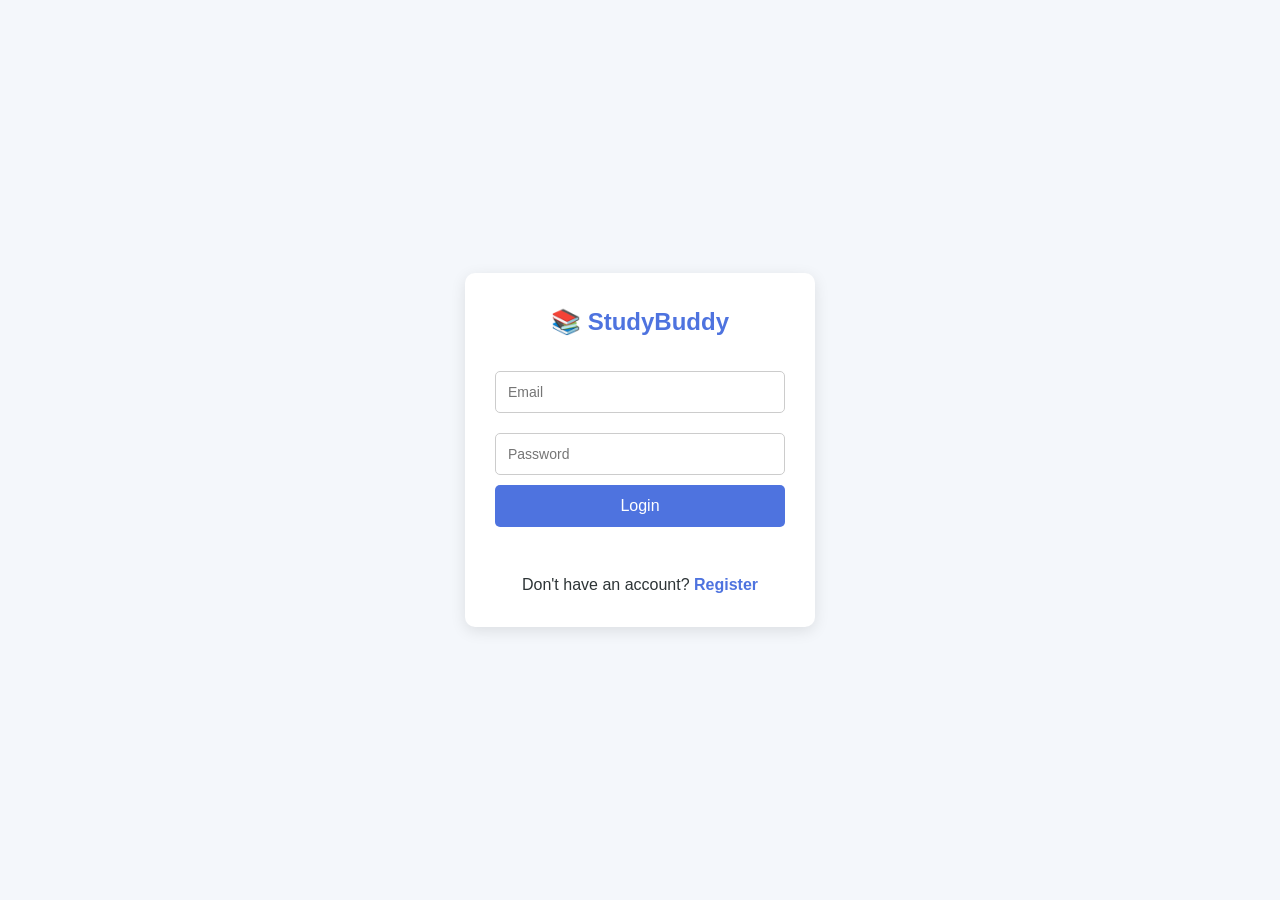
<file: frontend/login.html>
<!DOCTYPE html>
<html lang="en">

<head>
    <meta charset="UTF-8">
    <meta name="viewport" content="width=device-width, initial-scale=1.0">
    <title>Login - StudyBuddy</title>
    <link rel="stylesheet" href="css/style.css">
    <style>
        body {
            margin: 0;
            font-family: Arial, sans-serif;
            background: #f4f7fb;
            display: flex;
            justify-content: center;
            align-items: center;
            height: 100vh;
        }

        .login-container {
            background: white;
            padding: 30px;
            border-radius: 10px;
            width: 350px;
            box-shadow: 0 4px 15px rgba(0, 0, 0, 0.1);
        }

        h2 {
            text-align: center;
            margin-bottom: 20px;
            color: #4e73df;
        }

        input {
            width: 100%;
            padding: 12px;
            margin: 10px 0;
            border-radius: 5px;
            border: 1px solid #ccc;
            font-size: 14px;
            box-sizing: border-box;
        }

        button {
            width: 100%;
            padding: 12px;
            background: #4e73df;
            color: white;
            border: none;
            border-radius: 5px;
            font-size: 16px;
            cursor: pointer;
        }

        button:hover {
            background: #2e59d9;
        }

        .register-link {
            text-align: center;
            margin-top: 15px;
        }

        .register-link a {
            color: #4e73df;
            text-decoration: none;
            font-weight: bold;
        }

        .error {
            color: red;
            text-align: center;
            margin-top: 10px;
            min-height: 20px;
        }
    </style>
</head>

<body>

    <div class="login-container">
        <h2>📚 StudyBuddy</h2>

        <form id="loginForm" onsubmit="event.preventDefault(); loginUser();">
            <input type="email" id="email" placeholder="Email" required>
            <input type="password" id="password" placeholder="Password" required>
            <button type="submit">Login</button>
        </form>

        <div class="error" id="errorMsg"></div>

        <div class="register-link">
            Don't have an account? <a href="register.html">Register</a>
        </div>
    </div>

    <script src="js/api.js"></script>
    <script src="js/auth.js"></script>
    <script>
        // Validate token before trusting it (prevents stale-token redirect loops)
        (async function checkExistingSession() {
            const token = localStorage.getItem("token");
            if (!token) return; // No token → stay on login page

            try {
                const res = await fetch(`${BASE_URL}/api/analytics/dashboard`, {
                    headers: { "Authorization": "Bearer " + token }
                });
                if (res.ok) {
                    // Token is still valid → go to dashboard
                    window.location.href = "dashboard.html";
                } else {
                    // Token is stale → clear it and stay on login page
                    localStorage.clear();
                }
            } catch (e) {
                // Server unreachable → stay on login page (don't clear token)
            }
        })();
    </script>

</body>

</html>
</file>
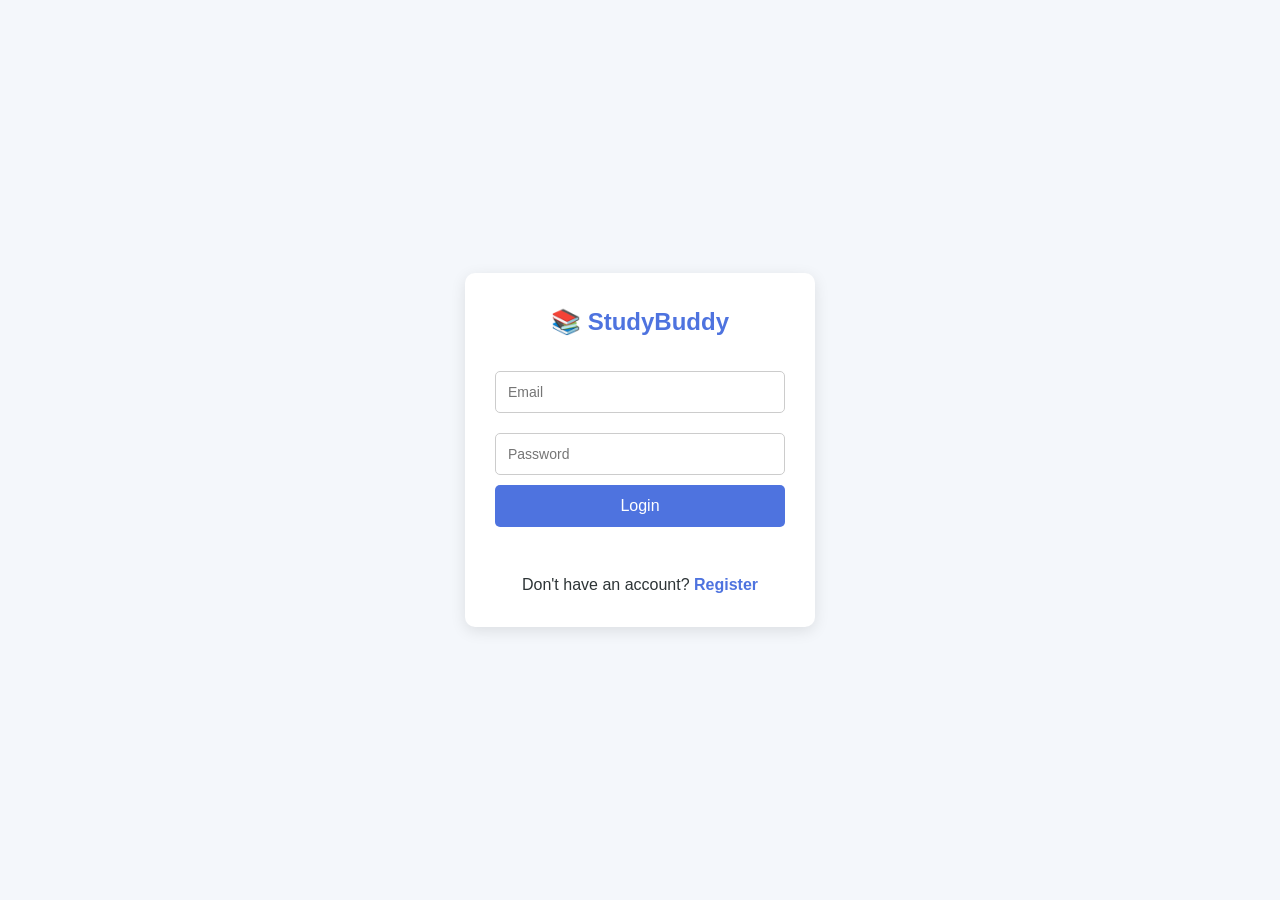
<file: frontend/progress.html>
<!DOCTYPE html>
<html lang="en">

<head>
    <meta charset="UTF-8">
    <meta name="viewport" content="width=device-width, initial-scale=1.0">
    <title>Progress - StudyBuddy</title>
    <style>
        body {
            margin: 0;
            font-family: Arial, sans-serif;
            background: #f4f7fb;
        }

        .sidebar {
            width: 220px;
            height: 100vh;
            background: #4e73df;
            color: white;
            position: fixed;
            padding-top: 20px;
        }

        .sidebar h2 {
            text-align: center;
            margin-bottom: 30px;
        }

        .sidebar a {
            display: block;
            padding: 12px 20px;
            color: white;
            text-decoration: none;
        }

        .sidebar a:hover {
            background: #2e59d9;
        }

        .logout {
            cursor: pointer;
        }

        .main {
            margin-left: 220px;
            padding: 24px;
        }

        h2 {
            color: #4e73df;
        }

        .stats-grid {
            display: grid;
            grid-template-columns: repeat(auto-fill, minmax(200px, 1fr));
            gap: 20px;
            margin-bottom: 24px;
        }

        .stat-card {
            background: white;
            padding: 20px;
            border-radius: 10px;
            box-shadow: 0 3px 10px rgba(0, 0, 0, 0.1);
            text-align: center;
        }

        .stat-card .label {
            font-size: 13px;
            color: #666;
            margin-bottom: 6px;
        }

        .stat-card .value {
            font-size: 28px;
            font-weight: bold;
            color: #4e73df;
        }

        .prog-section {
            background: white;
            padding: 20px;
            border-radius: 10px;
            box-shadow: 0 3px 10px rgba(0, 0, 0, 0.1);
        }

        .prog-section h3 {
            margin-top: 0;
            color: #4e73df;
        }

        .progress-bar-wrap {
            background: #eee;
            border-radius: 5px;
            height: 14px;
        }

        .progress-bar-fill {
            height: 14px;
            background: #4e73df;
            border-radius: 5px;
            transition: width 0.5s;
        }

        .stress-badge {
            display: inline-block;
            padding: 4px 14px;
            border-radius: 14px;
            font-size: 14px;
            font-weight: bold;
            color: white;
        }

        .stress-Low {
            background: #28a745;
        }

        .stress-Medium {
            background: #ffc107;
            color: #333;
        }

        .stress-High {
            background: #dc3545;
        }
    </style>
</head>

<body>

    <div class="sidebar">
        <h2>📚 StudyBuddy</h2>
        <a href="dashboard.html">🏠 Dashboard</a>
        <a href="timetable.html">📅 Timetable</a>
        <a href="session.html">⏱ Study Session</a>
        <a href="alarm.html">⏰ Alarm</a>
        <a href="progress.html" class="active">📊 Progress</a>
        <a href="courses.html">📚 Courses</a>
        <a href="weak.html">⚠️ Weak Areas</a>
        <a href="gamification.html">🎮 Gamification</a>
        <a href="ai_study.html">🤖 AI Assistant</a>
        <a href="settings.html">⚙️ Settings</a>
        <a class="logout" onclick="logout()">🚪 Logout</a>
    </div>

    <div class="main">
        <h2>📊 Your Progress</h2>

        <div class="stats-grid">
            <div class="stat-card">
                <div class="label">Total Study Hours</div>
                <div class="value" id="studyHours">—</div>
            </div>
            <div class="stat-card">
                <div class="label">Sessions Done</div>
                <div class="value" id="sessions">—</div>
            </div>
            <div class="stat-card">
                <div class="label">🔥 Streak</div>
                <div class="value" id="streak">—</div>
            </div>
            <div class="stat-card">
                <div class="label">⭐ XP Earned</div>
                <div class="value" id="xp">—</div>
            </div>
            <div class="stat-card">
                <div class="label">Level</div>
                <div class="value" id="level">—</div>
            </div>
            <div class="stat-card">
                <div class="label">Stress Level</div>
                <div class="value" id="stress">—</div>
            </div>
        </div>

        <div class="prog-section">
            <h3>Exam Preparation</h3>
            <p id="prepLabel" style="font-size:14px; margin-bottom:6px;">0%</p>
            <div class="progress-bar-wrap">
                <div class="progress-bar-fill" id="prepBar" style="width:0%"></div>
            </div>
        </div>
    </div>

    <script src="js/api.js"></script>
    <script>
        requireAuth();

        async function loadProgress() {
            const data = await getDashboardData();
            if (!data._ok) return;

            document.getElementById("studyHours").innerText = (data.total_study_hours ?? 0) + " hrs";
            document.getElementById("sessions").innerText = data.total_sessions ?? 0;
            document.getElementById("streak").innerText = (data.streak ?? 0) + " days";
            document.getElementById("xp").innerText = data.xp ?? 0;
            document.getElementById("level").innerText = data.level ?? 1;

            const stress = data.stress_level || "—";
            document.getElementById("stress").innerHTML =
                `<span class="stress-badge stress-${stress}">${stress}</span>`;

            const pct = Math.min(data.preparation_percent ?? 0, 100);
            document.getElementById("prepLabel").innerText = pct.toFixed(1) + "% prepared";
            document.getElementById("prepBar").style.width = pct + "%";
        }

        loadProgress();
    </script>

</body>

</html>
</file>
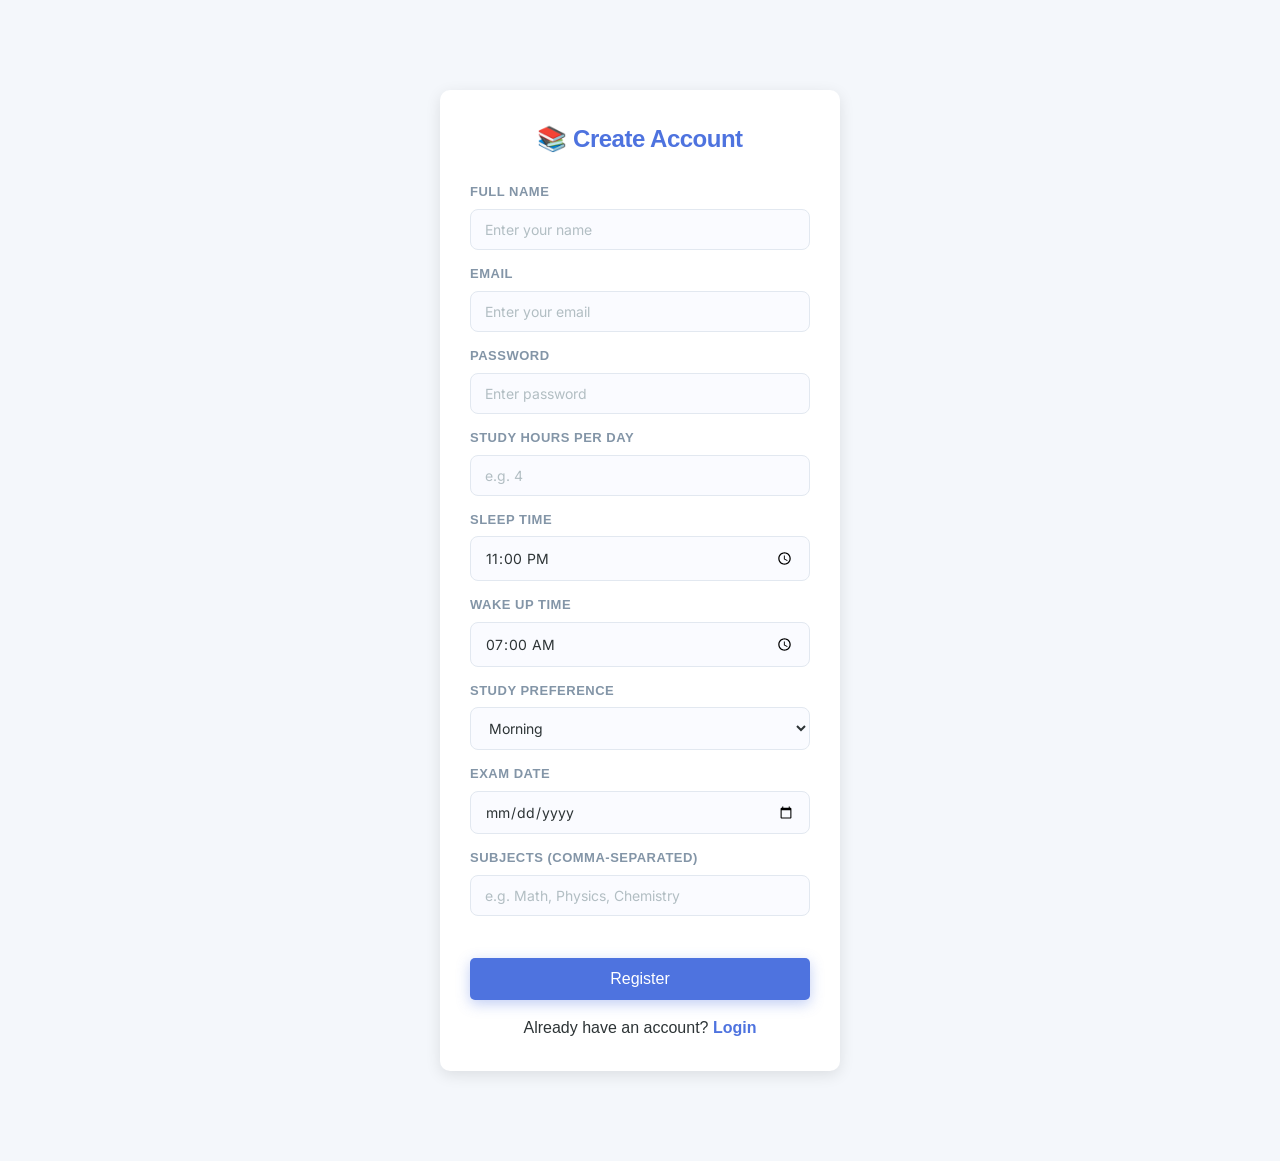
<file: frontend/register.html>
<!DOCTYPE html>
<html lang="en">

<head>
    <meta charset="UTF-8">
    <meta name="viewport" content="width=device-width, initial-scale=1.0">
    <title>Register | StudyBuddy</title>
    <link rel="stylesheet" href="css/style.css">
    <style>
        body {
            margin: 0;
            font-family: Arial, sans-serif;
            background: #f4f7fb;
            display: flex;
            justify-content: center;
            align-items: flex-start;
            padding: 30px 0;
            min-height: 100vh;
        }

        .form-container {
            background: white;
            padding: 30px;
            border-radius: 10px;
            width: 400px;
            box-shadow: 0 4px 15px rgba(0, 0, 0, 0.1);
        }

        h2 {
            text-align: center;
            color: #4e73df;
            margin-bottom: 20px;
        }

        .form-group {
            margin-bottom: 14px;
        }

        label {
            display: block;
            font-size: 13px;
            font-weight: bold;
            margin-bottom: 5px;
            color: #333;
        }

        input,
        select {
            width: 100%;
            padding: 10px;
            border-radius: 5px;
            border: 1px solid #ccc;
            font-size: 14px;
            box-sizing: border-box;
        }

        .btn-primary {
            width: 100%;
            padding: 12px;
            background: #4e73df;
            color: white;
            border: none;
            border-radius: 5px;
            font-size: 16px;
            cursor: pointer;
            margin-top: 10px;
        }

        .btn-primary:hover {
            background: #2e59d9;
        }

        .error {
            color: red;
            text-align: center;
            margin-top: 10px;
            min-height: 18px;
        }

        p {
            text-align: center;
            margin-top: 15px;
        }

        a {
            color: #4e73df;
            text-decoration: none;
            font-weight: bold;
        }
    </style>
</head>

<body>

    <div class="form-container">
        <h2>📚 Create Account</h2>

        <div class="form-group">
            <label>Full Name</label>
            <input type="text" id="name" placeholder="Enter your name">
        </div>

        <div class="form-group">
            <label>Email</label>
            <input type="email" id="email" placeholder="Enter your email">
        </div>

        <div class="form-group">
            <label>Password</label>
            <input type="password" id="password" placeholder="Enter password">
        </div>

        <div class="form-group">
            <label>Study Hours Per Day</label>
            <input type="number" id="hours" placeholder="e.g. 4" min="1" max="16">
        </div>

        <div class="form-group">
            <label>Sleep Time</label>
            <input type="time" id="sleep" value="23:00">
        </div>

        <div class="form-group">
            <label>Wake Up Time</label>
            <input type="time" id="wake" value="07:00">
        </div>

        <div class="form-group">
            <label>Study Preference</label>
            <select id="preference">
                <option value="morning">Morning</option>
                <option value="night">Night</option>
            </select>
        </div>

        <div class="form-group">
            <label>Exam Date</label>
            <input type="date" id="exam">
        </div>

        <div class="form-group">
            <label>Subjects (comma-separated)</label>
            <input type="text" id="subjects" placeholder="e.g. Math, Physics, Chemistry">
        </div>

        <div class="error" id="errorMsg"></div>

        <button class="btn-primary" onclick="registerUser()">Register</button>

        <p>Already have an account? <a href="login.html">Login</a></p>
    </div>

    <script src="js/api.js"></script>
    <script src="js/auth.js"></script>

</body>

</html>
</file>
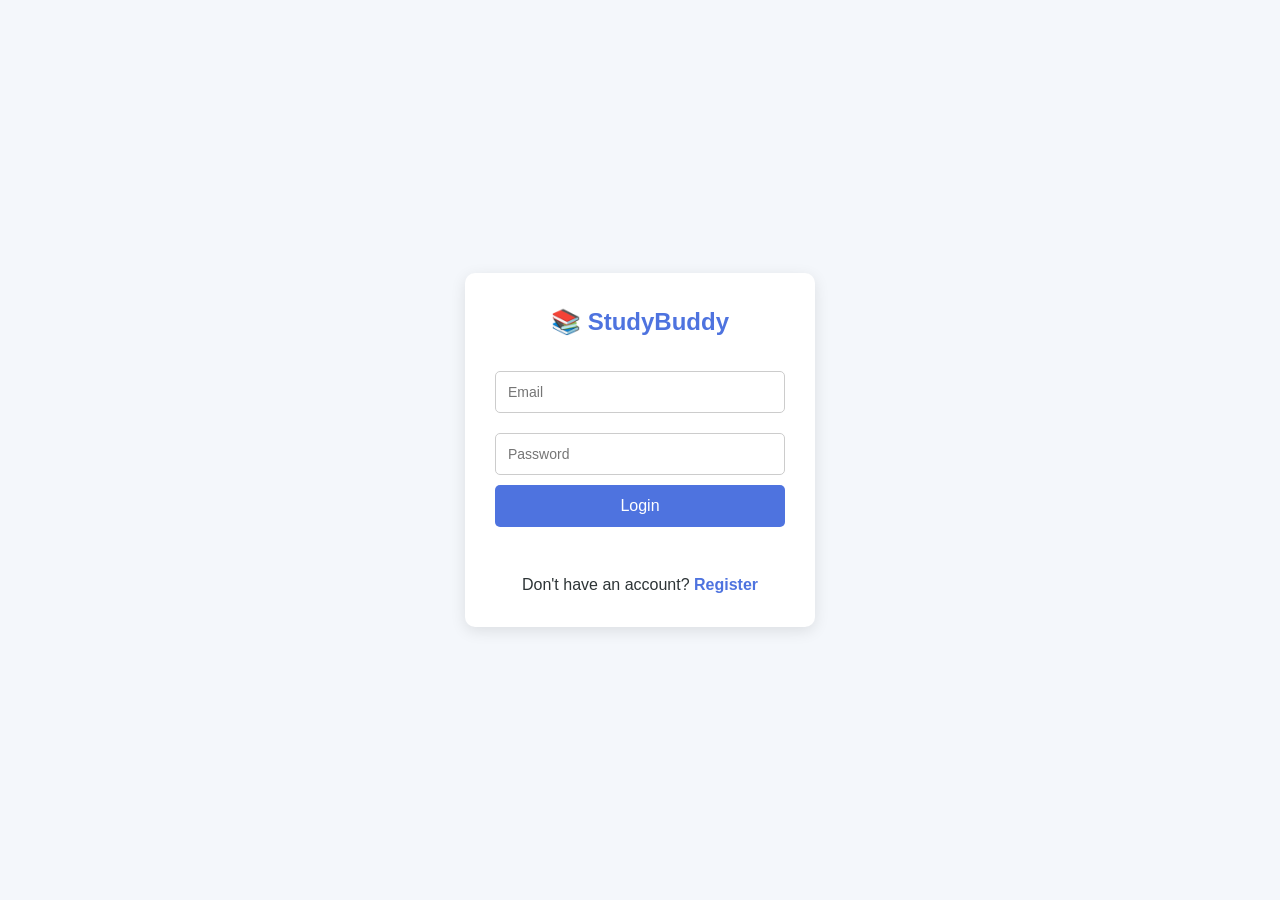
<file: frontend/session.html>
<!DOCTYPE html>
<html lang="en">

<head>
    <meta charset="UTF-8">
    <meta name="viewport" content="width=device-width, initial-scale=1.0">
    <title>Study Session - StudyBuddy</title>
    <style>
        body {
            margin: 0;
            font-family: Arial, sans-serif;
            background: #f4f7fb;
        }

        .sidebar {
            width: 220px;
            height: 100vh;
            background: #4e73df;
            color: white;
            position: fixed;
            padding-top: 20px;
        }

        .sidebar h2 {
            text-align: center;
            margin-bottom: 30px;
        }

        .sidebar a {
            display: block;
            padding: 12px 20px;
            color: white;
            text-decoration: none;
        }

        .sidebar a:hover {
            background: #2e59d9;
        }

        .logout {
            cursor: pointer;
        }

        .main {
            margin-left: 220px;
            padding: 24px;
        }

        .card {
            background: white;
            padding: 30px;
            border-radius: 10px;
            box-shadow: 0 3px 10px rgba(0, 0, 0, 0.1);
            max-width: 500px;
        }

        .card h2 {
            margin-top: 0;
            color: #4e73df;
        }

        .timer-display {
            font-size: 48px;
            font-weight: bold;
            text-align: center;
            color: #4e73df;
            margin: 20px 0;
            font-variant-numeric: tabular-nums;
        }

        .form-group {
            margin-bottom: 14px;
        }

        label {
            display: block;
            font-size: 13px;
            font-weight: bold;
            margin-bottom: 5px;
            color: #333;
        }

        input,
        select {
            width: 100%;
            padding: 10px;
            border-radius: 5px;
            border: 1px solid #ccc;
            font-size: 14px;
            box-sizing: border-box;
        }

        .btn-row {
            display: flex;
            gap: 10px;
            margin-top: 10px;
        }

        .btn {
            flex: 1;
            padding: 10px;
            border: none;
            border-radius: 5px;
            cursor: pointer;
            font-size: 14px;
            color: white;
        }

        .btn-start {
            background: #28a745;
        }

        .btn-stop {
            background: #ffc107;
            color: #333;
        }

        .btn-reset {
            background: #6c757d;
        }

        .btn-save {
            background: #4e73df;
        }

        .btn:disabled {
            opacity: 0.5;
            cursor: default;
        }

        #sessionMsg {
            text-align: center;
            margin-top: 12px;
            font-size: 14px;
        }
    </style>
</head>

<body>

    <div class="sidebar">
        <h2>📚 StudyBuddy</h2>
        <a href="dashboard.html">🏠 Dashboard</a>
        <a href="timetable.html">📅 Timetable</a>
        <a href="session.html">⏱ Study Session</a>
        <a href="alarm.html">⏰ Alarm</a>
        <a href="progress.html">📊 Progress</a>
        <a href="courses.html">📚 Courses</a>
        <a href="weak.html">⚠️ Weak Areas</a>
        <a href="gamification.html">🎮 Gamification</a>
        <a href="ai_study.html">🤖 AI Assistant</a>
        <a href="settings.html">⚙️ Settings</a>
        <a class="logout" onclick="logout()">🚪 Logout</a>
    </div>

    <div class="main">
        <div class="card">
            <h2>⏱ Study Session</h2>

            <div class="form-group">
                <label>Subject</label>
                <input type="text" id="subject" placeholder="e.g. Mathematics">
            </div>

            <div class="form-group">
                <label>Planned Hours</label>
                <input type="number" id="plannedHours" placeholder="e.g. 2" min="0.5" step="0.5">
            </div>

            <div class="form-group">
                <label>Units Completed (optional)</label>
                <input type="number" id="unitsCompleted" placeholder="e.g. 3" min="0">
            </div>

            <div class="timer-display" id="timerDisplay">0:00:00</div>

            <div class="btn-row">
                <button class="btn btn-start" id="startBtn" onclick="startTimer()">▶ Start</button>
                <button class="btn btn-stop" id="stopBtn" onclick="stopTimer()" disabled>⏸ Pause</button>
                <button class="btn btn-reset" id="resetBtn" onclick="resetTimer()">↺ Reset</button>
            </div>

            <div class="btn-row" style="margin-top:14px;">
                <button class="btn btn-save" id="saveBtn" onclick="saveStudySession()">💾 Save Session</button>
            </div>

            <div id="sessionMsg"></div>
        </div>
    </div>

    <script src="js/api.js"></script>
    <script src="js/timer.js"></script>

</body>

</html>
</file>
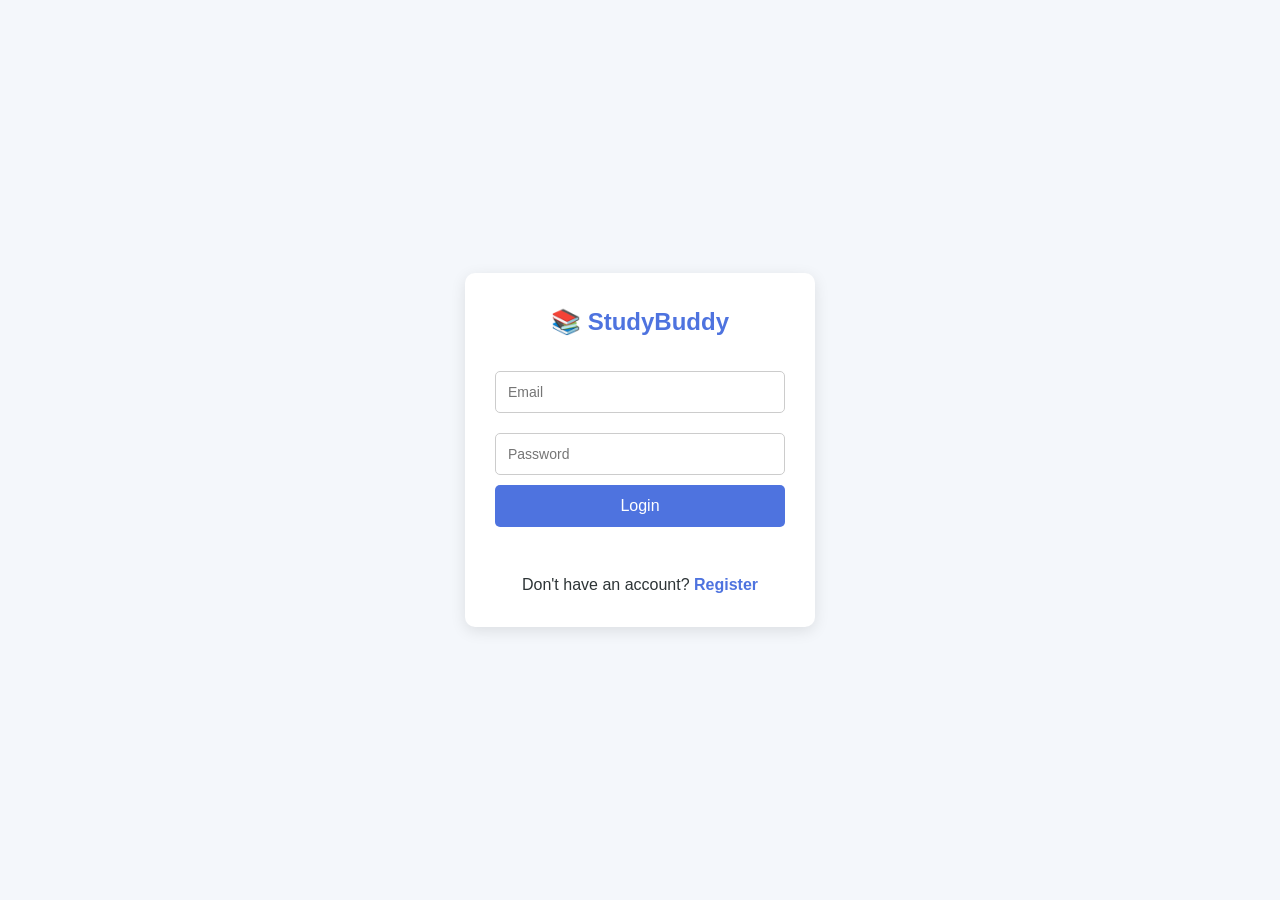
<file: frontend/settings.html>
<!DOCTYPE html>
<html lang="en">

<head>
    <meta charset="UTF-8">
    <meta name="viewport" content="width=device-width, initial-scale=1.0">
    <title>Settings - StudyBuddy</title>
    <link rel="stylesheet" href="css/style.css">
    <style>
        .settings-grid {
            display: grid;
            grid-template-columns: 1fr 1fr;
            gap: 24px;
            max-width: 900px;
        }

        @media (max-width: 860px) {
            .settings-grid {
                grid-template-columns: 1fr;
            }
        }

        .settings-card {
            background: var(--surface);
            border-radius: var(--radius);
            box-shadow: var(--shadow-sm);
            border: 1px solid var(--border);
            overflow: hidden;
            transition: var(--transition);
        }

        .settings-card:hover {
            box-shadow: var(--shadow-md);
        }

        .settings-card-header {
            padding: 16px 24px;
            display: flex;
            align-items: center;
            gap: 12px;
            color: white;
            font-weight: 700;
            font-size: 15px;
        }

        .settings-card-header.blue {
            background: linear-gradient(135deg, #4e73df, #3b55c4);
        }

        .settings-card-header.green {
            background: linear-gradient(135deg, #1cc88a, #17a673);
        }

        .settings-card-header.red {
            background: linear-gradient(135deg, #e74a3b, #c0392b);
        }

        .settings-card-header.purple {
            background: linear-gradient(135deg, #6f42c1, #5a32a3);
        }

        .settings-card-header.orange {
            background: linear-gradient(135deg, #fd7e14, #e06b10);
        }

        .settings-card-header .icon {
            font-size: 22px;
        }

        .settings-card-body {
            padding: 24px;
        }

        /* Profile header */
        .profile-header {
            display: flex;
            align-items: center;
            gap: 18px;
            margin-bottom: 20px;
            padding: 16px;
            background: linear-gradient(135deg, #f0f4ff, #e8edff);
            border-radius: var(--radius-sm);
        }

        .avatar-wrapper {
            position: relative;
            flex-shrink: 0;
        }

        .avatar {
            width: 68px;
            height: 68px;
            background: linear-gradient(135deg, var(--primary), var(--primary-dark));
            color: white;
            border-radius: 50%;
            display: flex;
            align-items: center;
            justify-content: center;
            font-size: 26px;
            font-weight: 700;
            box-shadow: 0 4px 14px rgba(78, 115, 223, 0.3);
            overflow: hidden;
        }

        .avatar img {
            width: 100%;
            height: 100%;
            object-fit: cover;
        }

        .avatar-upload-label {
            position: absolute;
            bottom: -2px;
            right: -2px;
            width: 26px;
            height: 26px;
            background: var(--accent);
            color: white;
            border-radius: 50%;
            display: flex;
            align-items: center;
            justify-content: center;
            font-size: 12px;
            cursor: pointer;
            box-shadow: 0 2px 6px rgba(0, 0, 0, 0.2);
            transition: var(--transition);
        }

        .avatar-upload-label:hover {
            transform: scale(1.1);
        }

        .profile-meta h3 {
            margin: 0;
            font-size: 18px;
            font-weight: 700;
            color: var(--text);
        }

        .profile-meta p {
            margin: 2px 0 0;
            color: var(--text-muted);
            font-size: 13px;
        }

        /* Form */
        .s-form-group {
            margin-bottom: 16px;
        }

        .s-form-group label {
            display: block;
            font-size: 12px;
            font-weight: 600;
            color: var(--text-muted);
            margin-bottom: 6px;
            text-transform: uppercase;
            letter-spacing: 0.4px;
        }

        .s-form-group input,
        .s-form-group select {
            width: 100%;
            padding: 10px 14px;
            border: 1.5px solid var(--border);
            border-radius: var(--radius-sm);
            font-family: 'Inter', sans-serif;
            font-size: 14px;
            color: var(--text);
            transition: var(--transition);
            background: #fafbff;
        }

        .s-form-group input:focus,
        .s-form-group select:focus {
            outline: none;
            border-color: var(--primary);
            box-shadow: 0 0 0 3px rgba(78, 115, 223, 0.12);
            background: white;
        }

        .row-2 {
            display: grid;
            grid-template-columns: 1fr 1fr;
            gap: 14px;
        }

        .btn-save {
            width: 100%;
            padding: 12px;
            border: none;
            border-radius: var(--radius-sm);
            font-family: 'Inter', sans-serif;
            font-size: 14px;
            font-weight: 600;
            cursor: pointer;
            display: flex;
            align-items: center;
            justify-content: center;
            gap: 8px;
            transition: var(--transition);
            margin-top: 8px;
        }

        .btn-save:active {
            transform: scale(0.98);
        }

        .btn-save:disabled {
            opacity: 0.5;
            cursor: default;
        }

        .btn-save.blue {
            background: linear-gradient(135deg, var(--primary), var(--primary-dark));
            color: white;
            box-shadow: 0 4px 14px rgba(78, 115, 223, 0.3);
        }

        .btn-save.red {
            background: linear-gradient(135deg, #e74a3b, #c0392b);
            color: white;
            box-shadow: 0 4px 14px rgba(231, 74, 59, 0.3);
        }

        .btn-save:hover:not(:disabled) {
            transform: translateY(-1px);
        }

        .msg {
            margin-top: 10px;
            font-size: 13px;
            min-height: 18px;
            text-align: center;
        }

        .msg.success {
            color: var(--accent);
        }

        .msg.error {
            color: var(--danger);
        }

        .msg.info {
            color: var(--text-muted);
        }

        /* Account stats */
        .account-stats {
            display: grid;
            grid-template-columns: 1fr 1fr 1fr;
            gap: 10px;
            margin-top: 6px;
        }

        .mini-stat {
            text-align: center;
            padding: 12px 8px;
            background: #f8f9ff;
            border-radius: var(--radius-sm);
            border: 1px solid var(--border);
        }

        .mini-stat .value {
            font-size: 22px;
            font-weight: 700;
            color: var(--primary);
            display: block;
        }

        .mini-stat .label {
            font-size: 11px;
            color: var(--text-muted);
            text-transform: uppercase;
            letter-spacing: 0.3px;
            display: block;
            margin-top: 2px;
        }

        /* Alarm sound list */
        .sound-options {
            display: flex;
            flex-direction: column;
            gap: 6px;
        }

        .sound-option {
            display: flex;
            align-items: center;
            gap: 10px;
            padding: 10px 14px;
            border: 1.5px solid var(--border);
            border-radius: var(--radius-sm);
            cursor: pointer;
            transition: var(--transition);
            font-size: 13px;
        }

        .sound-option:hover {
            border-color: var(--primary);
            background: #f8f9ff;
        }

        .sound-option.active {
            border-color: var(--primary);
            background: var(--primary-light);
            font-weight: 600;
        }

        .sound-option input[type="radio"] {
            accent-color: var(--primary);
        }

        /* Password strength */
        .pwd-strength {
            height: 4px;
            border-radius: 2px;
            background: #eee;
            margin-top: 6px;
            overflow: hidden;
        }

        .pwd-strength-bar {
            height: 100%;
            border-radius: 2px;
            transition: width 0.3s, background 0.3s;
            width: 0;
        }
    </style>
</head>

<body>

    <div class="sidebar">
        <h2>📚 StudyBuddy</h2>
        <a href="dashboard.html">🏠 Dashboard</a>
        <a href="timetable.html">📅 Timetable</a>
        <a href="session.html">⏱ Study Session</a>
        <a href="alarm.html">⏰ Alarm</a>
        <a href="progress.html">📊 Progress</a>
        <a href="courses.html">📚 My Subjects</a>
        <a href="weak.html">⚠️ Weak Areas</a>
        <a href="gamification.html">🎮 Gamification</a>
        <a href="ai_study.html">🤖 AI Assistant</a>
        <a href="settings.html" class="active">⚙️ Settings</a>
        <a class="logout" onclick="logout()">🚪 Logout</a>
    </div>

    <div class="main">
        <h2 style="color:var(--primary);margin-bottom:4px">⚙️ Settings</h2>
        <p style="color:var(--text-muted);margin-bottom:24px;font-size:14px">Manage your profile, preferences, alarm
            sound & security</p>

        <div class="settings-grid">

            <!-- ========== Profile & Preferences ========== -->
            <div class="settings-card animate-fade">
                <div class="settings-card-header blue">
                    <span class="icon">👤</span> Profile & Preferences
                </div>
                <div class="settings-card-body">

                    <div class="profile-header">
                        <div class="avatar-wrapper">
                            <div class="avatar" id="avatarEl">?</div>
                            <label class="avatar-upload-label" for="photoInput">📷</label>
                            <input type="file" id="photoInput" accept="image/*" style="display:none"
                                onchange="uploadProfilePhoto()">
                        </div>
                        <div class="profile-meta">
                            <h3 id="profileName">Loading...</h3>
                            <p id="profileEmail">—</p>
                            <span class="badge badge-primary" id="profileLevel">Level 1</span>
                        </div>
                    </div>

                    <div class="s-form-group">
                        <label>Full Name</label>
                        <input type="text" id="settingName" placeholder="Your name">
                    </div>

                    <div class="s-form-group">
                        <label>Email (editable)</label>
                        <input type="email" id="settingEmail" placeholder="your@email.com">
                    </div>

                    <div class="row-2">
                        <div class="s-form-group">
                            <label>Study Hours / Day</label>
                            <input type="number" id="settingHours" min="1" max="16" placeholder="4">
                        </div>
                        <div class="s-form-group">
                            <label>Study Preference</label>
                            <select id="settingPreference">
                                <option value="morning">🌅 Morning</option>
                                <option value="night">🌙 Night</option>
                            </select>
                        </div>
                    </div>

                    <div class="row-2">
                        <div class="s-form-group">
                            <label>Sleep Time</label>
                            <input type="time" id="settingSleep">
                        </div>
                        <div class="s-form-group">
                            <label>Wake Up Time</label>
                            <input type="time" id="settingWake">
                        </div>
                    </div>

                    <div class="s-form-group">
                        <label>Exam Date</label>
                        <input type="date" id="settingExam">
                    </div>

                    <div class="msg" id="msg"></div>
                    <button class="btn-save blue" id="saveBtn" onclick="saveSettings()">💾 Save Changes</button>
                </div>
            </div>

            <!-- ========== Right Column ========== -->
            <div>

                <!-- Account Overview -->
                <div class="settings-card animate-fade" style="margin-bottom:24px">
                    <div class="settings-card-header green">
                        <span class="icon">📊</span> Account Overview
                    </div>
                    <div class="settings-card-body">
                        <div class="account-stats">
                            <div class="mini-stat"><span class="value" id="statLevel">1</span><span
                                    class="label">Level</span></div>
                            <div class="mini-stat"><span class="value" id="statXP">0</span><span class="label">XP</span>
                            </div>
                            <div class="mini-stat"><span class="value" id="statStreak">0</span><span
                                    class="label">Streak</span></div>
                        </div>
                        <p style="text-align:center;color:var(--text-muted);font-size:12px;margin-top:14px">Keep
                            studying daily to build your streak! 🔥</p>
                    </div>
                </div>

                <!-- Alarm Sound -->
                <div class="settings-card animate-fade" style="margin-bottom:24px">
                    <div class="settings-card-header orange">
                        <span class="icon">🔔</span> Alarm Sound
                    </div>
                    <div class="settings-card-body">
                        <div class="sound-options" id="soundOptions">
                            <div class="sound-option" onclick="selectSound('default')">
                                <input type="radio" name="alarm" value="default">
                                <span style="flex:1">🔔 Default Bell</span>
                                <button class="copy-btn" onclick="previewSound(event, 'default')"
                                    style="margin:0; padding: 2px 8px; font-size: 10px;">▶ Play</button>
                            </div>
                            <div class="sound-option" onclick="selectSound('chime')">
                                <input type="radio" name="alarm" value="chime">
                                <span style="flex:1">🎵 Gentle Chime</span>
                                <button class="copy-btn" onclick="previewSound(event, 'chime')"
                                    style="margin:0; padding: 2px 8px; font-size: 10px;">▶ Play</button>
                            </div>
                            <div class="sound-option" onclick="selectSound('classic')">
                                <input type="radio" name="alarm" value="classic">
                                <span style="flex:1">⏰ Classic Alarm</span>
                                <button class="copy-btn" onclick="previewSound(event, 'classic')"
                                    style="margin:0; padding: 2px 8px; font-size: 10px;">▶ Play</button>
                            </div>
                            <div class="sound-option" onclick="selectSound('digital')">
                                <input type="radio" name="alarm" value="digital">
                                <span style="flex:1">📱 Digital Beep</span>
                                <button class="copy-btn" onclick="previewSound(event, 'digital')"
                                    style="margin:0; padding: 2px 8px; font-size: 10px;">▶ Play</button>
                            </div>
                            <div class="sound-option" onclick="selectSound('nature')">
                                <input type="radio" name="alarm" value="nature">
                                <span style="flex:1">🌿 Nature Sounds</span>
                                <button class="copy-btn" onclick="previewSound(event, 'nature')"
                                    style="margin:0; padding: 2px 8px; font-size: 10px;">▶ Play</button>
                            </div>
                        </div>
                        <div class="msg" id="soundMsg"></div>
                    </div>
                </div>

                <!-- Change Password -->
                <div class="settings-card animate-fade">
                    <div class="settings-card-header red">
                        <span class="icon">🔒</span> Change Password
                    </div>
                    <div class="settings-card-body">
                        <div class="s-form-group">
                            <label>New Password</label>
                            <input type="password" id="newPwd" placeholder="Min 6 characters" oninput="checkStrength()">
                            <div class="pwd-strength">
                                <div class="pwd-strength-bar" id="pwdBar"></div>
                            </div>
                        </div>
                        <div class="s-form-group">
                            <label>Confirm Password</label>
                            <input type="password" id="confirmPwd" placeholder="Confirm password">
                        </div>
                        <div class="msg" id="pwdMsg"></div>
                        <button class="btn-save red" onclick="changePassword()">🔒 Update Password</button>
                    </div>
                </div>
            </div>
        </div>
    </div>

    <script src="js/api.js"></script>
    <script>
        requireAuth();

        async function loadProfile() {
            const data = await getProfile();
            if (!data || !data._ok) return;

            document.getElementById("profileName").innerText = data.name || "User";
            document.getElementById("profileEmail").innerText = data.email || "";
            document.getElementById("profileLevel").innerText = "Level " + (data.level || 1);

            // Avatar
            const avatar = document.getElementById("avatarEl");
            if (data.profile_photo) {
                avatar.innerHTML = `<img src="${BASE_URL}${data.profile_photo}" alt="Photo">`;
            } else {
                avatar.innerText = (data.name || "U")[0].toUpperCase();
            }

            // Form fields
            document.getElementById("settingName").value = data.name || "";
            document.getElementById("settingEmail").value = data.email || "";
            document.getElementById("settingHours").value = data.study_hours_per_day || 4;
            document.getElementById("settingPreference").value = data.preference || "morning";
            document.getElementById("settingSleep").value = data.sleep_time || "23:00";
            document.getElementById("settingWake").value = data.wake_time || "07:00";
            if (data.exam_date) document.getElementById("settingExam").value = data.exam_date;

            // Stats
            document.getElementById("statLevel").innerText = data.level || 1;
            document.getElementById("statXP").innerText = data.xp || 0;
            document.getElementById("statStreak").innerText = data.streak || 0;

            // Alarm sound
            setActiveSound(data.alarm_sound || "default");
        }

        // Profile photo upload
        async function uploadProfilePhoto() {
            const file = document.getElementById("photoInput").files[0];
            if (!file) return;
            const fd = new FormData();
            fd.append("photo", file);
            const res = await uploadPhoto(fd);
            if (res && res._ok) {
                loadProfile();
            } else {
                alert(res.message || "Upload failed.");
            }
        }

        // Save settings
        async function saveSettings() {
            const name = document.getElementById("settingName").value.trim();
            const email = document.getElementById("settingEmail").value.trim();
            const hours = document.getElementById("settingHours").value;
            const preference = document.getElementById("settingPreference").value;
            const sleep = document.getElementById("settingSleep").value;
            const wake = document.getElementById("settingWake").value;
            const exam = document.getElementById("settingExam").value;
            const msgEl = document.getElementById("msg");
            const btn = document.getElementById("saveBtn");

            if (!name) { msgEl.className = "msg error"; msgEl.innerText = "Name cannot be empty."; return; }

            btn.disabled = true;
            msgEl.className = "msg info"; msgEl.innerText = "Saving...";

            const res = await apiRequest("/api/user/update", "PUT", {
                name, email,
                study_hours_per_day: parseInt(hours),
                preference, sleep_time: sleep, wake_time: wake,
                exam_date: exam || null
            }, true);

            if (res._ok) {
                localStorage.setItem("name", name);
                document.getElementById("profileName").innerText = name;
                document.getElementById("profileEmail").innerText = email;
                msgEl.className = "msg success"; msgEl.innerText = "✅ Settings saved!";
            } else {
                msgEl.className = "msg error"; msgEl.innerText = "❌ " + (res.message || "Failed.");
            }
            btn.disabled = false;
        }

        // Alarm sound
        function setActiveSound(value) {
            document.querySelectorAll(".sound-option").forEach(opt => {
                const radio = opt.querySelector("input[type=radio]");
                if (radio.value === value) {
                    opt.classList.add("active");
                    radio.checked = true;
                } else {
                    opt.classList.remove("active");
                    radio.checked = false;
                }
            });
        }

        async function selectSound(value) {
            setActiveSound(value);
            const ok = await saveAlarmSound(value);
            const msg = document.getElementById("soundMsg");
            if (ok) {
                msg.className = "msg success"; msg.innerText = "✅ Sound saved!";
            } else {
                msg.className = "msg error"; msg.innerText = "❌ Failed to save.";
            }
            setTimeout(() => { msg.innerText = ""; }, 2000);
        }

        function previewSound(event, value) {
            if (event) event.stopPropagation();
            SoundManager.play(value);
        }

        // Change password
        async function changePassword() {
            const newPwd = document.getElementById("newPwd").value;
            const confirm = document.getElementById("confirmPwd").value;
            const msg = document.getElementById("pwdMsg");

            if (!newPwd || newPwd.length < 6) { msg.className = "msg error"; msg.innerText = "Password must be at least 6 characters."; return; }
            if (newPwd !== confirm) { msg.className = "msg error"; msg.innerText = "Passwords do not match."; return; }

            const res = await apiRequest("/api/user/change-password", "POST", { password: newPwd }, true);
            if (res._ok) {
                msg.className = "msg success"; msg.innerText = "✅ Password updated!";
                document.getElementById("newPwd").value = "";
                document.getElementById("confirmPwd").value = "";
                document.getElementById("pwdBar").style.width = "0";
            } else {
                msg.className = "msg error"; msg.innerText = "❌ " + (res.message || "Failed.");
            }
        }

        function checkStrength() {
            const pwd = document.getElementById("newPwd").value;
            const bar = document.getElementById("pwdBar");
            let score = 0;
            if (pwd.length >= 6) score++;
            if (pwd.length >= 10) score++;
            if (/[A-Z]/.test(pwd)) score++;
            if (/[0-9]/.test(pwd)) score++;
            if (/[^A-Za-z0-9]/.test(pwd)) score++;
            bar.style.width = (score / 5 * 100) + "%";
            bar.style.background = score <= 1 ? "#e74a3b" : score <= 3 ? "#f6c23e" : "#1cc88a";
        }

        loadProfile();
    </script>

</body>

</html>
</file>
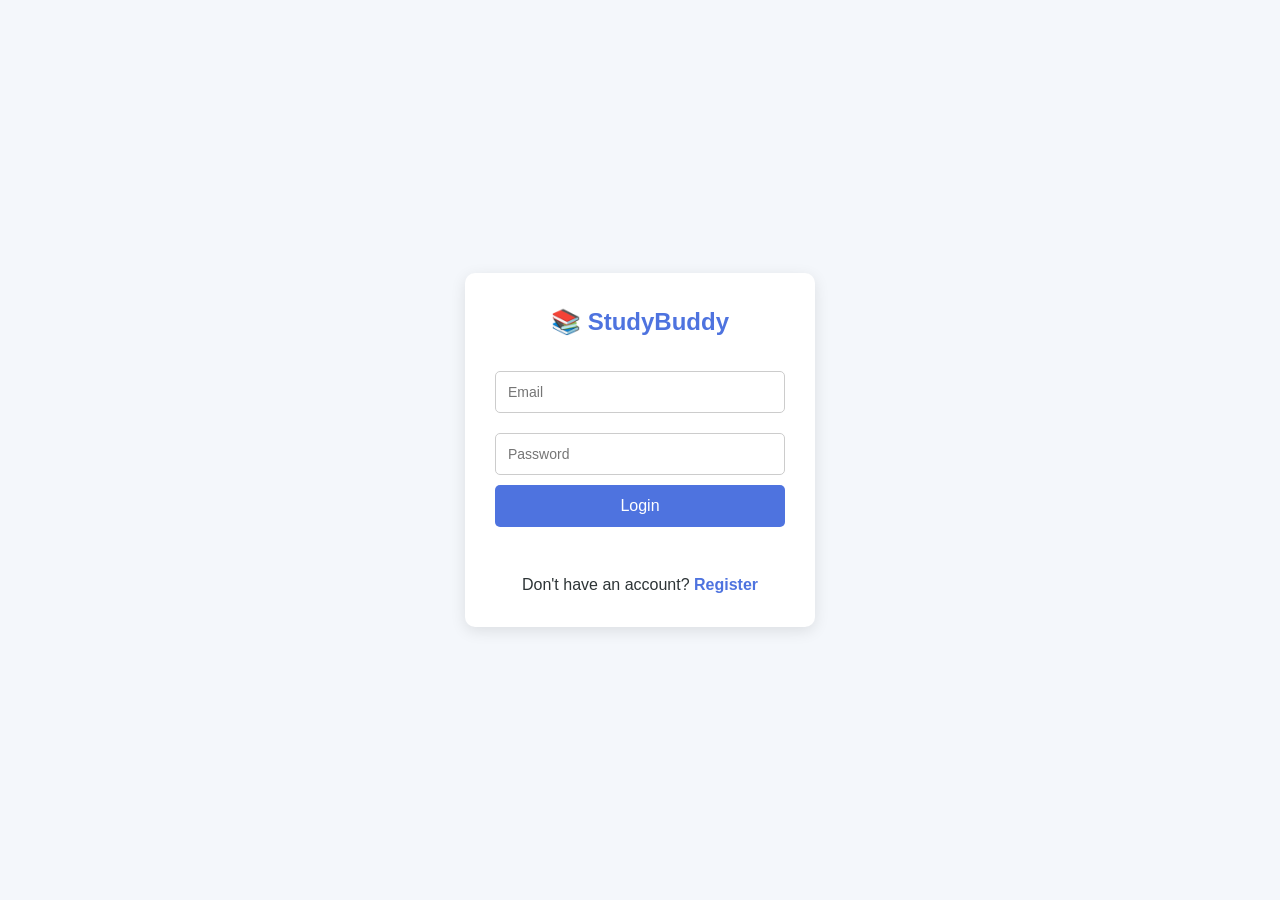
<file: frontend/timetable.html>
<!DOCTYPE html>
<html lang="en">

<head>
    <meta charset="UTF-8">
    <meta name="viewport" content="width=device-width, initial-scale=1.0">
    <title>Timetable - StudyBuddy</title>
    <link rel="stylesheet" href="css/style.css">
    <style>
        .page-header {
            display: flex;
            justify-content: space-between;
            align-items: center;
            margin-bottom: 24px;
        }

        .timetable-day-card {
            background: var(--surface);
            border-radius: var(--radius);
            box-shadow: var(--shadow-sm);
            border: 1px solid var(--border);
            margin-bottom: 24px;
            overflow: hidden;
        }

        .day-header {
            background: #f8f9fc;
            padding: 12px 20px;
            border-bottom: 1px solid var(--border);
            display: flex;
            align-items: center;
            gap: 10px;
        }

        .day-header h3 {
            margin: 0;
            font-size: 14px;
            color: var(--primary);
            text-transform: uppercase;
            letter-spacing: 0.5px;
        }

        table {
            width: 100%;
            border-collapse: collapse;
        }

        th,
        td {
            text-align: left;
            padding: 12px 20px;
            border-bottom: 1px solid #f0f2f5;
            font-size: 13.5px;
        }

        th {
            background: #fafbff;
            font-size: 11px;
            font-weight: 700;
            color: var(--text-muted);
            text-transform: uppercase;
            letter-spacing: 0.3px;
        }

        tr:last-child td {
            border-bottom: none;
        }

        .empty-state {
            text-align: center;
            padding: 60px 40px;
            background: var(--surface);
            border-radius: var(--radius);
            border: 2px dashed var(--border);
        }
    </style>
</head>

<body>

    <div class="sidebar">
        <h2>📚 StudyBuddy</h2>
        <a href="dashboard.html">🏠 Dashboard</a>
        <a href="timetable.html" class="active">📅 Timetable</a>
        <a href="session.html">⏱ Study Session</a>
        <a href="alarm.html">⏰ Alarm</a>
        <a href="progress.html">📊 Progress</a>
        <a href="courses.html">📚 My Subjects</a>
        <a href="weak.html">⚠️ Weak Areas</a>
        <a href="gamification.html">🎮 Gamification</a>
        <a href="ai_study.html">🤖 AI Assistant</a>
        <a href="settings.html">⚙️ Settings</a>
        <a class="logout" onclick="logout()">🚪 Logout</a>
    </div>

    <div class="main">
        <div class="page-header animate-fade">
            <div>
                <h2 style="color:var(--primary);margin:0">📅 Standard Timetable</h2>
                <p style="color:var(--text-muted);font-size:14px;margin:4px 0 0">Algorithmic schedule based on subject
                    frequency & exam priority</p>
            </div>
            <div style="display:flex; align-items:center; gap: 15px;">
                <span id="msg" style="font-size:13px"></span>
                <button class="btn btn-primary" id="genBtn" onclick="generatePlan()" style="padding: 10px 20px;">
                    ✨ Generate New Plan
                </button>
            </div>
        </div>

        <div id="timetableContainer" class="animate-fade" style="animation-delay:0.1s">
            <div style="text-align:center; padding:40px; color:var(--text-muted)">Loading timetable...</div>
        </div>
    </div>

    <script src="js/api.js"></script>
    <script>
        requireAuth();

        async function loadTimetable() {
            const container = document.getElementById("timetableContainer");
            try {
                const data = await getTimetable();

                if (!data || !data._ok) {
                    container.innerHTML = `
                        <div class="empty-state">
                            <div style="font-size:48px; margin-bottom:15px">❌</div>
                            <h3>Connection Error</h3>
                            <p style="color:var(--text-muted); max-width:400px; margin:10px auto">
                                ${(data && data.message) ? data.message : "Could not connect to the study server. Ensure the backend is running."}
                            </p>
                        </div>`;
                    return;
                }

                // Backend returns { "YYYY-MM-DD": [ {subject, planned_hours...}, ... ], ... }
                // Filter keys that are actual dates
                const dates = Object.keys(data).filter(k => /^\d{4}-\d{2}-\d{2}$/.test(k)).sort();

                if (dates.length === 0) {
                    container.innerHTML = `
                        <div class="empty-state">
                            <div style="font-size:48px; margin-bottom:15px">📅</div>
                            <h3>No Timetable Found</h3>
                            <p style="color:var(--text-muted); max-width:400px; margin:10px auto">
                                Click the button above to generate a smart study plan based on your subjects and exam dates.
                            </p>
                        </div>`;
                    return;
                }

                let html = "";
                dates.forEach(dateStr => {
                    const entries = data[dateStr];
                    const cleanDate = new Date(dateStr).toLocaleDateString(undefined, {
                        weekday: 'long',
                        year: 'numeric',
                        month: 'long',
                        day: 'numeric'
                    });

                    html += `
                    <div class="timetable-day-card">
                        <div class="day-header">
                            <span style="font-size:18px">📌</span>
                            <h3>${cleanDate}</h3>
                        </div>
                        <table>
                            <thead>
                                <tr>
                                    <th>Subject</th>
                                    <th>Planned Hours</th>
                                    <th>Status</th>
                                </tr>
                            </thead>
                            <tbody>
                                ${entries.map(e => `
                                    <tr>
                                        <td style="font-weight:600; color:var(--primary)">${e.subject}</td>
                                        <td>${e.planned_hours} hours</td>
                                        <td>
                                            <span class="badge ${e.completed ? 'badge-success' : 'badge-primary'}">
                                                ${e.completed ? 'Completed' : 'Planned'}
                                            </span>
                                        </td>
                                    </tr>
                                `).join("")}
                            </tbody>
                        </table>
                    </div>`;
                });

                container.innerHTML = html;
            } catch (err) {
                console.error("Timetable logic error:", err);
                container.innerHTML = `
                    <div class="empty-state">
                        <div style="font-size:48px; margin-bottom:15px">⚠️</div>
                        <h3>Application Error</h3>
                        <p style="color:var(--text-muted); max-width:400px; margin:10px auto">
                            A script error occurred while loading your timetable. Check the browser console for details.
                        </p>
                    </div>`;
            }
        }

        async function generatePlan() {
            const btn = document.getElementById("genBtn");
            const msg = document.getElementById("msg");
            btn.disabled = true;
            msg.style.color = "var(--text)";
            msg.innerText = "Generating schedule...";

            const res = await generateTimetable();
            if (res._ok) {
                msg.style.color = "var(--accent)";
                msg.innerText = "✅ " + (res.message || "Generated!");
                loadTimetable();
            } else {
                msg.style.color = "var(--danger)";
                msg.innerText = "❌ " + (res.message || "Failed. Ensure you have subjects added.");
            }
            setTimeout(() => { msg.innerText = ""; }, 4000);
            btn.disabled = false;
        }

        loadTimetable();
    </script>
</body>

</html>
</file>
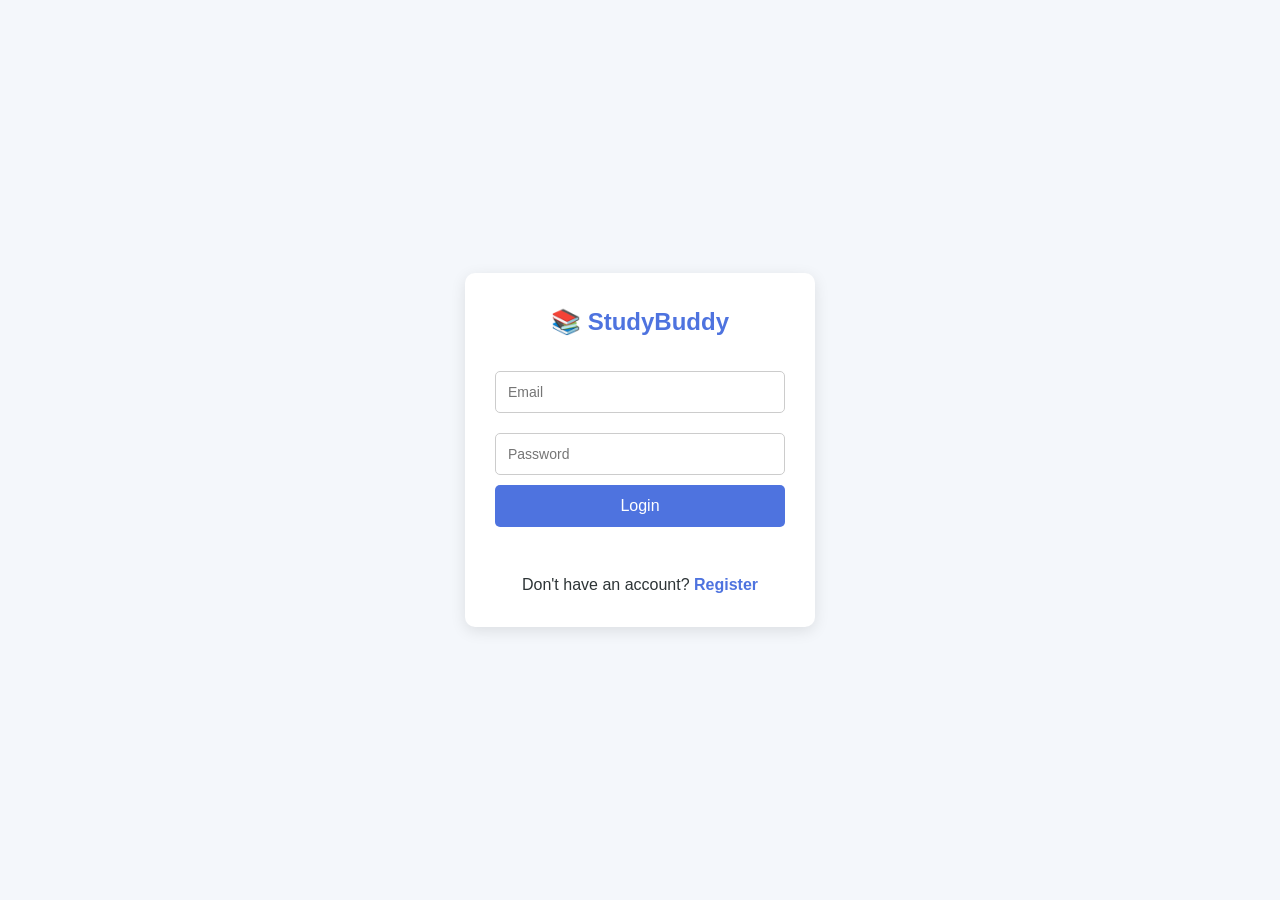
<file: frontend/weak.html>
<!DOCTYPE html>
<html lang="en">

<head>
    <meta charset="UTF-8">
    <meta name="viewport" content="width=device-width, initial-scale=1.0">
    <title>Weak Areas - StudyBuddy</title>
    <style>
        body {
            margin: 0;
            font-family: Arial, sans-serif;
            background: #f4f7fb;
        }

        .sidebar {
            width: 220px;
            height: 100vh;
            background: #4e73df;
            color: white;
            position: fixed;
            padding-top: 20px;
        }

        .sidebar h2 {
            text-align: center;
            margin-bottom: 30px;
        }

        .sidebar a {
            display: block;
            padding: 12px 20px;
            color: white;
            text-decoration: none;
        }

        .sidebar a:hover {
            background: #2e59d9;
        }

        .logout {
            cursor: pointer;
        }

        .main {
            margin-left: 220px;
            padding: 24px;
        }

        h2 {
            color: #4e73df;
        }

        .cards-grid {
            display: grid;
            grid-template-columns: repeat(auto-fill, minmax(260px, 1fr));
            gap: 18px;
        }

        .weak-card {
            background: white;
            padding: 20px;
            border-radius: 10px;
            box-shadow: 0 3px 10px rgba(0, 0, 0, 0.1);
            border-left: 5px solid #dc3545;
        }

        .weak-card h3 {
            margin: 0 0 6px;
            color: #222;
        }

        .weak-card p {
            margin: 4px 0;
            font-size: 13px;
            color: #555;
        }

        .severity-badge {
            display: inline-block;
            padding: 2px 10px;
            border-radius: 12px;
            font-size: 12px;
            color: white;
            font-weight: bold;
        }

        .severity-High {
            background: #dc3545;
        }

        .severity-Medium {
            background: #ffc107;
            color: #333;
        }

        .severity-Low {
            background: #28a745;
        }

        .empty {
            color: #888;
            text-align: center;
            padding: 40px;
        }
    </style>
</head>

<body>

    <div class="sidebar">
        <h2>📚 StudyBuddy</h2>
        <a href="dashboard.html">🏠 Dashboard</a>
        <a href="timetable.html">📅 Timetable</a>
        <a href="session.html">⏱ Study Session</a>
        <a href="alarm.html">⏰ Alarm</a>
        <a href="progress.html">📊 Progress</a>
        <a href="courses.html">📚 Courses</a>
        <a href="weak.html" class="active">⚠️ Weak Areas</a>
        <a href="gamification.html">🎮 Gamification</a>
        <a href="ai_study.html">🤖 AI Assistant</a>
        <a href="settings.html">⚙️ Settings</a>
        <a class="logout" onclick="logout()">🚪 Logout</a>
    </div>

    <div class="main">
        <h2>⚠️ Weak Areas</h2>
        <p style="color:#555; margin-bottom:20px;">
            Subjects where your actual study time is significantly less than planned.
        </p>
        <div class="cards-grid" id="weakGrid">
            <p class="empty">Loading...</p>
        </div>
    </div>

    <script src="js/api.js"></script>
    <script>
        requireAuth();

        async function loadWeakAreas() {
            const areas = await getWeakAreas();
            const grid = document.getElementById("weakGrid");

            if (!Array.isArray(areas) || areas.length === 0) {
                grid.innerHTML = '<p class="empty">🎉 Great job! No weak areas detected.</p>';
                return;
            }

            grid.innerHTML = areas.map(a => `
            <div class="weak-card">
                <h3>📖 ${a.subject}</h3>
                <p>Issue: ${a.issue_type}</p>
                <p>Severity: <span class="severity-badge severity-${a.severity}">${a.severity}</span></p>
            </div>
        `).join("");
        }

        loadWeakAreas();
    </script>

</body>

</html>
</file>
<file: frontend/css/style.css>
/* =========================
   DESIGN SYSTEM – StudyBuddy
   Modern, premium aesthetic
========================= */

@import url('https://fonts.googleapis.com/css2?family=Inter:wght@400;500;600;700&display=swap');

:root {
    --primary: #4e73df;
    --primary-dark: #3b55c4;
    --primary-light: #e8edff;
    --accent: #1cc88a;
    --accent-dark: #17a673;
    --danger: #e74a3b;
    --warning: #f6c23e;
    --bg: #f0f2f8;
    --surface: #ffffff;
    --text: #2d3436;
    --text-muted: #8395a7;
    --border: #e2e8f0;
    --shadow-sm: 0 2px 8px rgba(78, 115, 223, 0.08);
    --shadow-md: 0 4px 20px rgba(78, 115, 223, 0.12);
    --shadow-lg: 0 8px 32px rgba(78, 115, 223, 0.16);
    --radius: 12px;
    --radius-sm: 8px;
    --transition: 0.25s cubic-bezier(0.4, 0, 0.2, 1);
}

/* =========================
   GLOBAL RESET
========================= */

* {
    margin: 0;
    padding: 0;
    box-sizing: border-box;
}

body {
    font-family: 'Inter', 'Segoe UI', system-ui, -apple-system, sans-serif;
    background: var(--bg);
    color: var(--text);
    line-height: 1.6;
    -webkit-font-smoothing: antialiased;
}

::selection {
    background: var(--primary);
    color: white;
}

/* =========================
   SCROLLBAR
========================= */

::-webkit-scrollbar {
    width: 6px;
}

::-webkit-scrollbar-track {
    background: transparent;
}

::-webkit-scrollbar-thumb {
    background: #c1c9d6;
    border-radius: 3px;
}

::-webkit-scrollbar-thumb:hover {
    background: #a0aec0;
}

/* =========================
   NAVBAR
========================= */

.navbar {
    width: 100%;
    padding: 15px 40px;
    background: linear-gradient(135deg, var(--primary), var(--primary-dark));
    color: white;
    display: flex;
    justify-content: space-between;
    align-items: center;
    box-shadow: 0 4px 16px rgba(78, 115, 223, 0.25);
}

.navbar h1 {
    font-size: 22px;
    font-weight: 700;
    letter-spacing: -0.5px;
}

.navbar .nav-links a {
    margin-left: 20px;
    color: rgba(255, 255, 255, 0.9);
    text-decoration: none;
    font-weight: 500;
    font-size: 14px;
    transition: var(--transition);
    padding: 6px 12px;
    border-radius: var(--radius-sm);
}

.navbar .nav-links a:hover {
    background: rgba(255, 255, 255, 0.15);
    color: white;
}

/* =========================
   BUTTONS
========================= */

.btn {
    padding: 10px 20px;
    border: none;
    border-radius: var(--radius-sm);
    cursor: pointer;
    font-family: 'Inter', sans-serif;
    font-size: 14px;
    font-weight: 600;
    transition: var(--transition);
    display: inline-flex;
    align-items: center;
    gap: 8px;
    letter-spacing: 0.2px;
}

.btn:active {
    transform: scale(0.97);
}

.btn-primary {
    background: linear-gradient(135deg, var(--primary), var(--primary-dark));
    color: white;
    box-shadow: 0 4px 14px rgba(78, 115, 223, 0.35);
}

.btn-primary:hover {
    box-shadow: 0 6px 20px rgba(78, 115, 223, 0.5);
    transform: translateY(-1px);
}

.btn-secondary {
    background: var(--primary-light);
    color: var(--primary);
}

.btn-secondary:hover {
    background: #d6e0ff;
}

.btn-success {
    background: linear-gradient(135deg, var(--accent), var(--accent-dark));
    color: white;
    box-shadow: 0 4px 14px rgba(28, 200, 138, 0.35);
}

.btn-success:hover {
    box-shadow: 0 6px 20px rgba(28, 200, 138, 0.5);
    transform: translateY(-1px);
}

.btn-danger {
    background: var(--danger);
    color: white;
}

/* =========================
   FORMS
========================= */

.form-container {
    width: 380px;
    max-width: 90vw;
    background: var(--surface);
    padding: 36px;
    margin: 60px auto;
    border-radius: var(--radius);
    box-shadow: var(--shadow-lg);
}

.form-container h2 {
    text-align: center;
    margin-bottom: 24px;
    font-weight: 700;
    color: var(--primary);
    letter-spacing: -0.5px;
}

.form-group {
    margin-bottom: 16px;
}

.form-group label {
    font-size: 13px;
    font-weight: 600;
    color: var(--text-muted);
    margin-bottom: 6px;
    display: block;
    text-transform: uppercase;
    letter-spacing: 0.5px;
}

.form-group input,
.form-group select,
.form-group textarea {
    width: 100%;
    padding: 11px 14px;
    border-radius: var(--radius-sm);
    border: 1.5px solid var(--border);
    font-family: 'Inter', sans-serif;
    font-size: 14px;
    color: var(--text);
    transition: var(--transition);
    background: #fafbff;
}

.form-group input:focus,
.form-group select:focus,
.form-group textarea:focus {
    outline: none;
    border-color: var(--primary);
    box-shadow: 0 0 0 3px rgba(78, 115, 223, 0.15);
    background: white;
}

.form-group input::placeholder {
    color: #b2bec3;
}

/* =========================
   CARDS
========================= */

.card {
    background: var(--surface);
    padding: 24px;
    border-radius: var(--radius);
    box-shadow: var(--shadow-sm);
    border: 1px solid rgba(226, 232, 240, 0.6);
    transition: var(--transition);
}

.card:hover {
    box-shadow: var(--shadow-md);
}

/* Stat cards used on dashboard */
.stat-card {
    background: var(--surface);
    padding: 20px 24px;
    border-radius: var(--radius);
    box-shadow: var(--shadow-sm);
    border-left: 4px solid var(--primary);
    transition: var(--transition);
}

.stat-card:hover {
    transform: translateY(-2px);
    box-shadow: var(--shadow-md);
}

.stat-card.accent {
    border-left-color: var(--accent);
}

.stat-card.warning {
    border-left-color: var(--warning);
}

.stat-card.danger {
    border-left-color: var(--danger);
}

.stat-card h3 {
    font-size: 13px;
    font-weight: 600;
    color: var(--text-muted);
    text-transform: uppercase;
    letter-spacing: 0.5px;
    margin-bottom: 8px;
}

.stat-card .stat-value {
    font-size: 28px;
    font-weight: 700;
    color: var(--text);
    letter-spacing: -1px;
}

/* =========================
   SIDEBAR (used in app pages)
========================= */

.sidebar {
    width: 240px;
    height: 100vh;
    background: linear-gradient(180deg, #1a1f3d 0%, #2d3561 50%, #1a1f3d 100%);
    color: white;
    position: fixed;
    top: 0;
    left: 0;
    padding-top: 24px;
    overflow-y: auto;
    z-index: 100;
    box-shadow: 4px 0 24px rgba(0, 0, 0, 0.15);
}

.sidebar h2 {
    text-align: center;
    font-size: 18px;
    font-weight: 700;
    margin-bottom: 32px;
    letter-spacing: -0.3px;
    padding: 0 20px;
}

.sidebar a {
    display: flex;
    align-items: center;
    gap: 10px;
    padding: 12px 24px;
    color: rgba(255, 255, 255, 0.7);
    text-decoration: none;
    font-size: 14px;
    font-weight: 500;
    transition: var(--transition);
    border-left: 3px solid transparent;
    margin: 2px 0;
}

.sidebar a:hover {
    background: rgba(255, 255, 255, 0.08);
    color: white;
    border-left-color: rgba(78, 115, 223, 0.5);
}

.sidebar a.active {
    background: rgba(78, 115, 223, 0.2);
    color: white;
    border-left-color: var(--primary);
    font-weight: 600;
}

.sidebar .logout {
    cursor: pointer;
    margin-top: 16px;
    border-top: 1px solid rgba(255, 255, 255, 0.08);
    padding-top: 16px;
    color: rgba(255, 255, 255, 0.5);
}

.sidebar .logout:hover {
    color: var(--danger);
    border-left-color: var(--danger);
}

/* Main content area next to sidebar */
.main {
    margin-left: 240px;
    padding: 28px 32px;
    min-height: 100vh;
}

/* =========================
   TABLES
========================= */

table {
    width: 100%;
    border-collapse: collapse;
    font-size: 14px;
}

table th {
    background: linear-gradient(135deg, var(--primary), var(--primary-dark));
    color: white;
    padding: 12px 16px;
    text-align: left;
    font-weight: 600;
    font-size: 12px;
    text-transform: uppercase;
    letter-spacing: 0.5px;
}

table th:first-child {
    border-radius: var(--radius-sm) 0 0 0;
}

table th:last-child {
    border-radius: 0 var(--radius-sm) 0 0;
}

table td {
    padding: 12px 16px;
    border-bottom: 1px solid var(--border);
    color: var(--text);
}

table tr:hover td {
    background: #f8faff;
}

table tr:nth-child(even) td {
    background: #fafbfe;
}

table tr:nth-child(even):hover td {
    background: #f0f4ff;
}

/* =========================
   LANDING PAGE
========================= */

.hero {
    text-align: center;
    padding: 100px 20px 60px;
    background: linear-gradient(135deg, #f0f2f8 0%, #e8edff 100%);
}

.hero h1 {
    font-size: 48px;
    font-weight: 700;
    margin-bottom: 16px;
    letter-spacing: -1.5px;
    color: var(--text);
    line-height: 1.1;
}

.hero p {
    font-size: 18px;
    margin-bottom: 32px;
    color: var(--text-muted);
    max-width: 520px;
    margin-left: auto;
    margin-right: auto;
}

/* =========================
   FOOTER
========================= */

.footer {
    text-align: center;
    padding: 24px;
    margin-top: 40px;
    background: #1a1f3d;
    color: rgba(255, 255, 255, 0.6);
    font-size: 13px;
    letter-spacing: 0.3px;
}

/* =========================
   ANIMATIONS
========================= */

@keyframes fadeIn {
    from { opacity: 0; transform: translateY(12px); }
    to   { opacity: 1; transform: translateY(0); }
}

@keyframes slideUp {
    from { opacity: 0; transform: translateY(20px); }
    to   { opacity: 1; transform: translateY(0); }
}

@keyframes pulse {
    0%, 100% { transform: scale(1); }
    50%      { transform: scale(1.04); }
}

.animate-fade {
    animation: fadeIn 0.4s ease-out;
}

.animate-slide {
    animation: slideUp 0.5s ease-out;
}

/* =========================
   UTILITY CLASSES
========================= */

.text-primary { color: var(--primary); }
.text-accent  { color: var(--accent); }
.text-muted   { color: var(--text-muted); }
.text-danger  { color: var(--danger); }
.text-center  { text-align: center; }

.mt-1 { margin-top: 8px; }
.mt-2 { margin-top: 16px; }
.mt-3 { margin-top: 24px; }
.mb-1 { margin-bottom: 8px; }
.mb-2 { margin-bottom: 16px; }
.mb-3 { margin-bottom: 24px; }

.gap-1 { gap: 8px; }
.gap-2 { gap: 16px; }

.flex { display: flex; }
.flex-col { flex-direction: column; }
.items-center { align-items: center; }
.justify-between { justify-content: space-between; }
.flex-wrap { flex-wrap: wrap; }

/* Badge */
.badge {
    display: inline-block;
    padding: 4px 10px;
    border-radius: 20px;
    font-size: 11px;
    font-weight: 600;
    letter-spacing: 0.3px;
}

.badge-primary {
    background: var(--primary-light);
    color: var(--primary);
}

.badge-success {
    background: #d4edda;
    color: #155724;
}

.badge-warning {
    background: #fff3cd;
    color: #856404;
}

.badge-danger {
    background: #f8d7da;
    color: #721c24;
}

/* Loading spinner */
.spinner {
    width: 20px;
    height: 20px;
    border: 3px solid rgba(255, 255, 255, 0.3);
    border-top-color: white;
    border-radius: 50%;
    animation: spin 0.7s linear infinite;
    display: inline-block;
}

@keyframes spin {
    to { transform: rotate(360deg); }
}

/* =========================
   RESPONSIVE
========================= */

@media (max-width: 768px) {
    .sidebar {
        width: 60px;
        padding-top: 16px;
    }

    .sidebar h2 {
        font-size: 0;
    }

    .sidebar h2::after {
        content: "📚";
        font-size: 20px;
    }

    .sidebar a {
        padding: 12px;
        justify-content: center;
        font-size: 0;
        border-left: none;
    }

    .sidebar a::first-letter {
        font-size: 18px;
    }

    .main {
        margin-left: 60px;
        padding: 20px 16px;
    }
}
</file>
